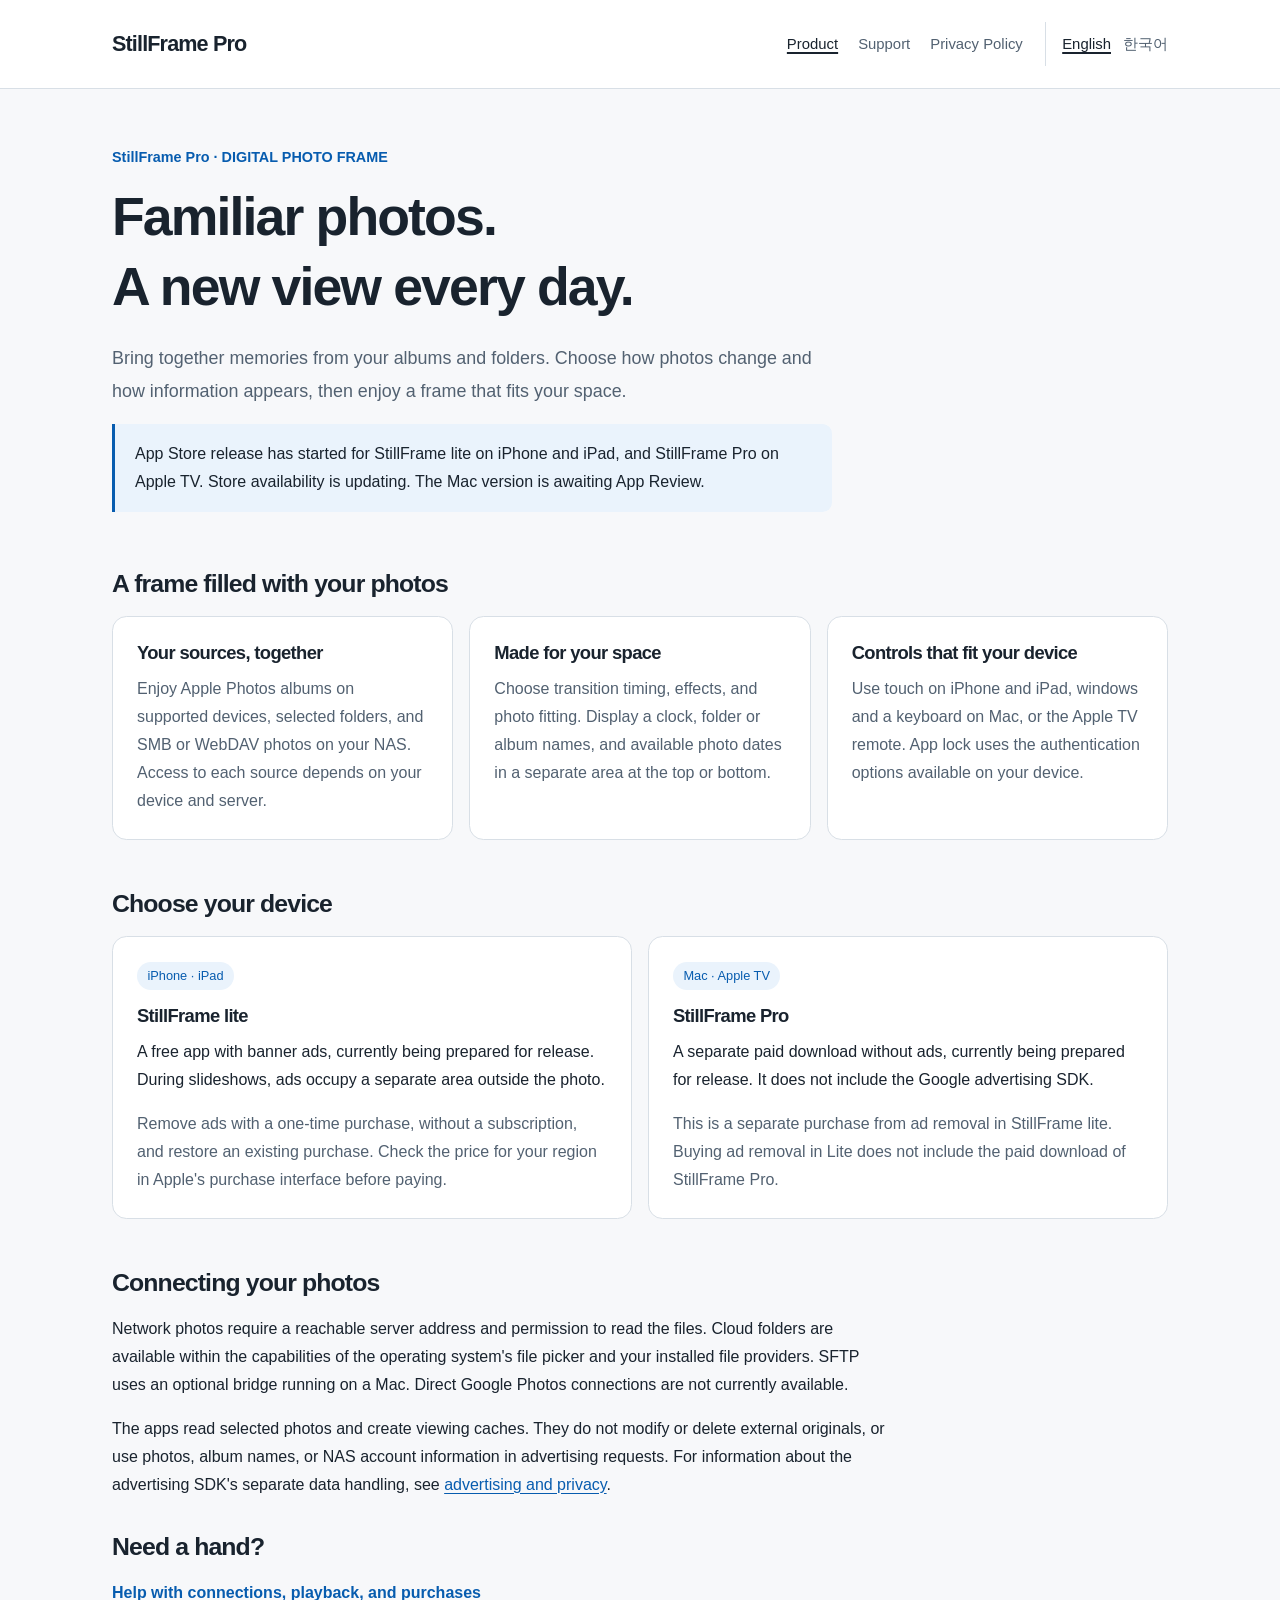
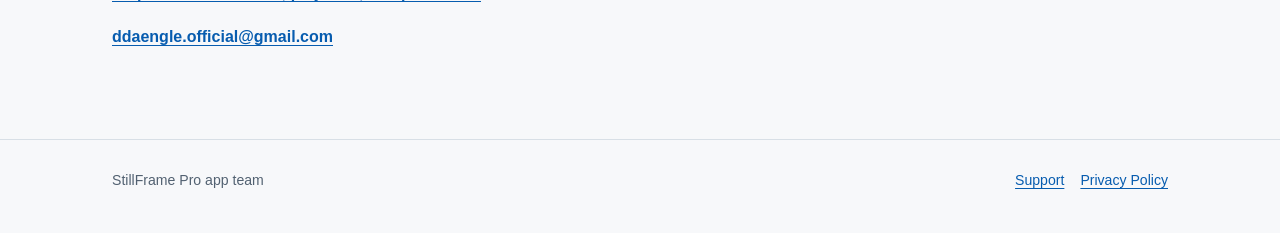
<file: index.html>
<!doctype html>
<html lang="en">
<head>
  <meta charset="utf-8">
  <meta name="viewport" content="width=device-width, initial-scale=1">
  <meta name="color-scheme" content="light dark">
  <meta name="description" content="Product information, support, and privacy policy for StillFrame Pro and StillFrame lite.">
  <title>StillFrame Pro · Photos for everyday moments</title>
  <link rel="canonical" href="https://ddaengle.github.io/myframe/">
  <link rel="alternate" hreflang="en" href="https://ddaengle.github.io/myframe/">
  <link rel="alternate" hreflang="ko" href="https://ddaengle.github.io/myframe/ko/">
  <link rel="alternate" hreflang="x-default" href="https://ddaengle.github.io/myframe/">
  <link rel="stylesheet" href="styles.css">
</head>
<body>
  <a class="skip-link" href="#main">Skip to content</a>
  <header class="site-header">
    <div class="wrap header-inner">
      <a class="wordmark" href="index.html" aria-label="StillFrame Pro home">StillFrame Pro</a>
      <div class="header-navigation">
        <nav aria-label="Main navigation">
          <a href="index.html" aria-current="page">Product</a>
          <a href="support.html">Support</a>
          <a href="privacy.html">Privacy Policy</a>
        </nav>
        <nav class="language-nav" aria-label="Language">
          <a href="index.html" lang="en" hreflang="en" aria-current="page">English</a>
          <a href="ko/index.html" lang="ko" hreflang="ko">한국어</a>
        </nav>
      </div>
    </div>
  </header>
  <main id="main" class="wrap">
    <div class="hero">
      <p class="eyebrow">StillFrame Pro · DIGITAL PHOTO FRAME</p>
      <h1>Familiar photos.<br>A new view every day.</h1>
      <p class="lead">Bring together memories from your albums and folders. Choose how photos change and how information appears, then enjoy a frame that fits your space.</p>
      <p class="notice">App Store release has started for StillFrame lite on iPhone and iPad, and StillFrame Pro on Apple TV. Store availability is updating. The Mac version is awaiting App Review.</p>
    </div>

    <section aria-labelledby="features-title">
      <h2 id="features-title">A frame filled with your photos</h2>
      <div class="grid">
        <article class="card">
          <h3>Your sources, together</h3>
          <p class="muted">Enjoy Apple Photos albums on supported devices, selected folders, and SMB or WebDAV photos on your NAS. Access to each source depends on your device and server.</p>
        </article>
        <article class="card">
          <h3>Made for your space</h3>
          <p class="muted">Choose transition timing, effects, and photo fitting. Display a clock, folder or album names, and available photo dates in a separate area at the top or bottom.</p>
        </article>
        <article class="card">
          <h3>Controls that fit your device</h3>
          <p class="muted">Use touch on iPhone and iPad, windows and a keyboard on Mac, or the Apple TV remote. App lock uses the authentication options available on your device.</p>
        </article>
      </div>
    </section>

    <section class="section" aria-labelledby="editions-title">
      <h2 id="editions-title">Choose your device</h2>
      <div class="grid editions">
        <article class="card">
          <span class="tag">iPhone · iPad</span>
          <h3>StillFrame lite</h3>
          <p>A free app with banner ads, currently being prepared for release. During slideshows, ads occupy a separate area outside the photo.</p>
          <p class="muted">Remove ads with a one-time purchase, without a subscription, and restore an existing purchase. Check the price for your region in Apple's purchase interface before paying.</p>
        </article>
        <article class="card">
          <span class="tag">Mac · Apple TV</span>
          <h3>StillFrame Pro</h3>
          <p>A separate paid download without ads, currently being prepared for release. It does not include the Google advertising SDK.</p>
          <p class="muted">This is a separate purchase from ad removal in StillFrame lite. Buying ad removal in Lite does not include the paid download of StillFrame Pro.</p>
        </article>
      </div>
    </section>

    <section class="section article" aria-labelledby="connections-title">
      <h2 id="connections-title">Connecting your photos</h2>
      <p>Network photos require a reachable server address and permission to read the files. Cloud folders are available within the capabilities of the operating system's file picker and your installed file providers. SFTP uses an optional bridge running on a Mac. Direct Google Photos connections are not currently available.</p>
      <p>The apps read selected photos and create viewing caches. They do not modify or delete external originals, or use photos, album names, or NAS account information in advertising requests. For information about the advertising SDK's separate data handling, see <a href="privacy.html#advertising">advertising and privacy</a>.</p>
    </section>

    <section class="section contact" aria-labelledby="contact-title">
      <h2 id="contact-title">Need a hand?</h2>
      <p><a href="support.html">Help with connections, playback, and purchases</a></p>
      <p><a href="mailto:ddaengle.official@gmail.com">ddaengle.official@gmail.com</a></p>
    </section>
  </main>
  <footer class="site-footer">
    <div class="wrap footer-inner">
      <span>StillFrame Pro app team</span>
      <div class="footer-links"><a href="support.html">Support</a><a href="privacy.html">Privacy Policy</a></div>
    </div>
  </footer>
</body>
</html>
</file>
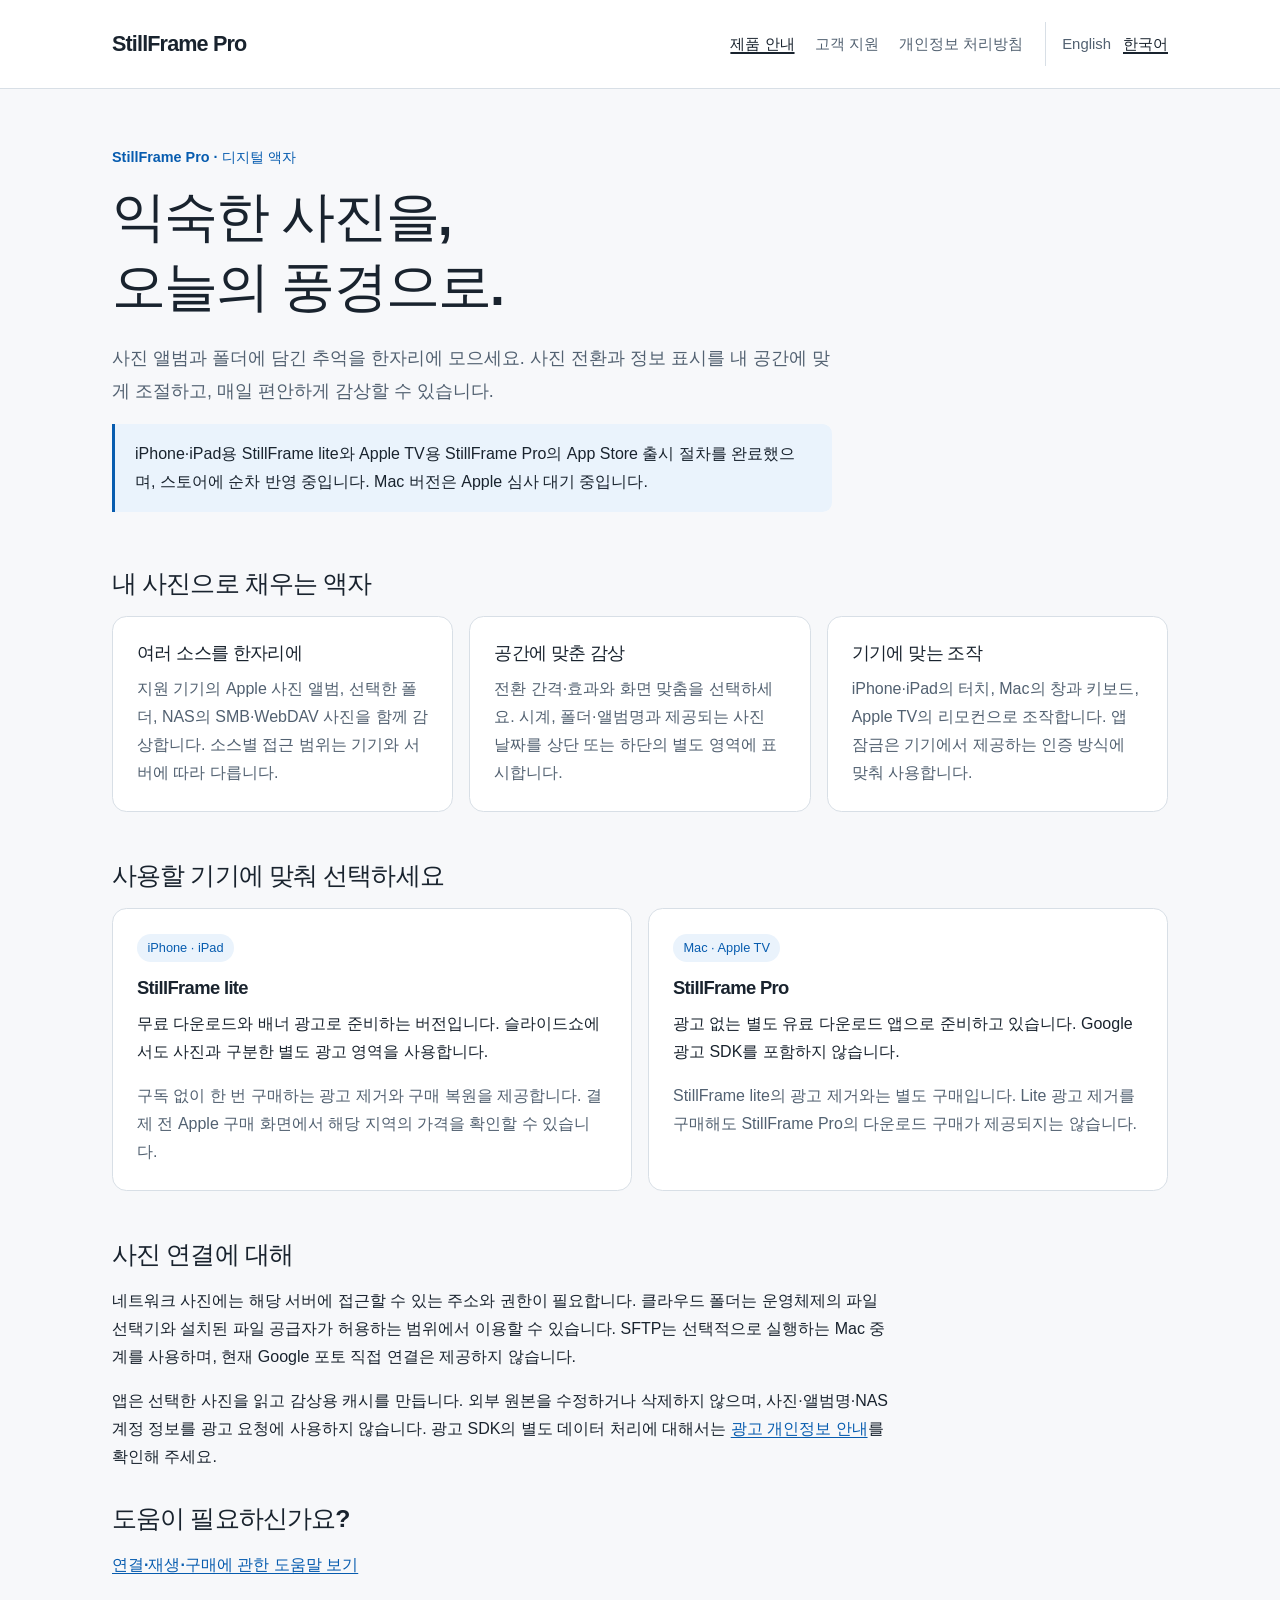
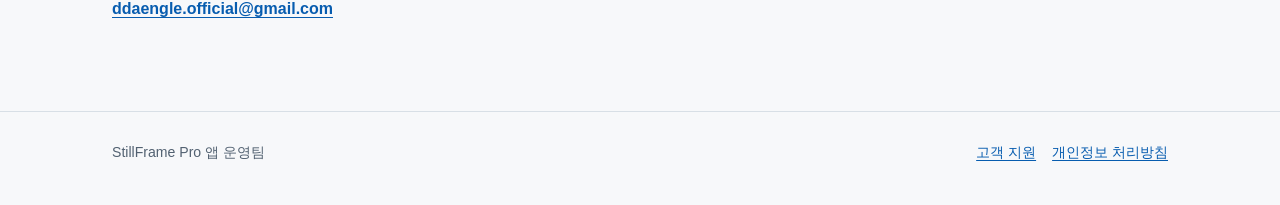
<file: ko/index.html>
<!doctype html>
<html lang="ko">
<head>
  <meta charset="utf-8">
  <meta name="viewport" content="width=device-width, initial-scale=1">
  <meta name="color-scheme" content="light dark">
  <meta name="description" content="StillFrame Pro과 StillFrame lite의 제품 안내, 고객 지원 및 개인정보 처리방침입니다.">
  <title>StillFrame Pro · 일상에 머무는 사진</title>
  <link rel="canonical" href="https://ddaengle.github.io/myframe/ko/">
  <link rel="alternate" hreflang="en" href="https://ddaengle.github.io/myframe/">
  <link rel="alternate" hreflang="ko" href="https://ddaengle.github.io/myframe/ko/">
  <link rel="alternate" hreflang="x-default" href="https://ddaengle.github.io/myframe/">
  <link rel="stylesheet" href="../styles.css">
</head>
<body>
  <a class="skip-link" href="#main">본문으로 이동</a>
  <header class="site-header">
    <div class="wrap header-inner">
      <a class="wordmark" href="index.html" aria-label="StillFrame Pro 홈">StillFrame Pro</a>
      <div class="header-navigation">
        <nav aria-label="주 메뉴">
          <a href="index.html" aria-current="page">제품 안내</a>
          <a href="support.html">고객 지원</a>
          <a href="privacy.html">개인정보 처리방침</a>
        </nav>
        <nav class="language-nav" aria-label="언어">
          <a href="../index.html" lang="en" hreflang="en">English</a>
          <a href="index.html" lang="ko" hreflang="ko" aria-current="page">한국어</a>
        </nav>
      </div>
    </div>
  </header>
  <main id="main" class="wrap">
    <div class="hero">
      <p class="eyebrow">StillFrame Pro · 디지털 액자</p>
      <h1>익숙한 사진을,<br>오늘의 풍경으로.</h1>
      <p class="lead">사진 앨범과 폴더에 담긴 추억을 한자리에 모으세요. 사진 전환과 정보 표시를 내 공간에 맞게 조절하고, 매일 편안하게 감상할 수 있습니다.</p>
      <p class="notice">iPhone·iPad용 StillFrame lite와 Apple TV용 StillFrame Pro의 App Store 출시 절차를 완료했으며, 스토어에 순차 반영 중입니다. Mac 버전은 Apple 심사 대기 중입니다.</p>
    </div>

    <section aria-labelledby="features-title">
      <h2 id="features-title">내 사진으로 채우는 액자</h2>
      <div class="grid">
        <article class="card">
          <h3>여러 소스를 한자리에</h3>
          <p class="muted">지원 기기의 Apple 사진 앨범, 선택한 폴더, NAS의 SMB·WebDAV 사진을 함께 감상합니다. 소스별 접근 범위는 기기와 서버에 따라 다릅니다.</p>
        </article>
        <article class="card">
          <h3>공간에 맞춘 감상</h3>
          <p class="muted">전환 간격·효과와 화면 맞춤을 선택하세요. 시계, 폴더·앨범명과 제공되는 사진 날짜를 상단 또는 하단의 별도 영역에 표시합니다.</p>
        </article>
        <article class="card">
          <h3>기기에 맞는 조작</h3>
          <p class="muted">iPhone·iPad의 터치, Mac의 창과 키보드, Apple TV의 리모컨으로 조작합니다. 앱 잠금은 기기에서 제공하는 인증 방식에 맞춰 사용합니다.</p>
        </article>
      </div>
    </section>

    <section class="section" aria-labelledby="editions-title">
      <h2 id="editions-title">사용할 기기에 맞춰 선택하세요</h2>
      <div class="grid editions">
        <article class="card">
          <span class="tag">iPhone · iPad</span>
          <h3>StillFrame lite</h3>
          <p>무료 다운로드와 배너 광고로 준비하는 버전입니다. 슬라이드쇼에서도 사진과 구분한 별도 광고 영역을 사용합니다.</p>
          <p class="muted">구독 없이 한 번 구매하는 광고 제거와 구매 복원을 제공합니다. 결제 전 Apple 구매 화면에서 해당 지역의 가격을 확인할 수 있습니다.</p>
        </article>
        <article class="card">
          <span class="tag">Mac · Apple TV</span>
          <h3>StillFrame Pro</h3>
          <p>광고 없는 별도 유료 다운로드 앱으로 준비하고 있습니다. Google 광고 SDK를 포함하지 않습니다.</p>
          <p class="muted">StillFrame lite의 광고 제거와는 별도 구매입니다. Lite 광고 제거를 구매해도 StillFrame Pro의 다운로드 구매가 제공되지는 않습니다.</p>
        </article>
      </div>
    </section>

    <section class="section article" aria-labelledby="connections-title">
      <h2 id="connections-title">사진 연결에 대해</h2>
      <p>네트워크 사진에는 해당 서버에 접근할 수 있는 주소와 권한이 필요합니다. 클라우드 폴더는 운영체제의 파일 선택기와 설치된 파일 공급자가 허용하는 범위에서 이용할 수 있습니다. SFTP는 선택적으로 실행하는 Mac 중계를 사용하며, 현재 Google 포토 직접 연결은 제공하지 않습니다.</p>
      <p>앱은 선택한 사진을 읽고 감상용 캐시를 만듭니다. 외부 원본을 수정하거나 삭제하지 않으며, 사진·앨범명·NAS 계정 정보를 광고 요청에 사용하지 않습니다. 광고 SDK의 별도 데이터 처리에 대해서는 <a href="privacy.html#advertising">광고 개인정보 안내</a>를 확인해 주세요.</p>
    </section>

    <section class="section contact" aria-labelledby="contact-title">
      <h2 id="contact-title">도움이 필요하신가요?</h2>
      <p><a href="support.html">연결·재생·구매에 관한 도움말 보기</a></p>
      <p><a href="mailto:ddaengle.official@gmail.com">ddaengle.official@gmail.com</a></p>
    </section>
  </main>
  <footer class="site-footer">
    <div class="wrap footer-inner">
      <span>StillFrame Pro 앱 운영팀</span>
      <div class="footer-links"><a href="support.html">고객 지원</a><a href="privacy.html">개인정보 처리방침</a></div>
    </div>
  </footer>
</body>
</html>
</file>
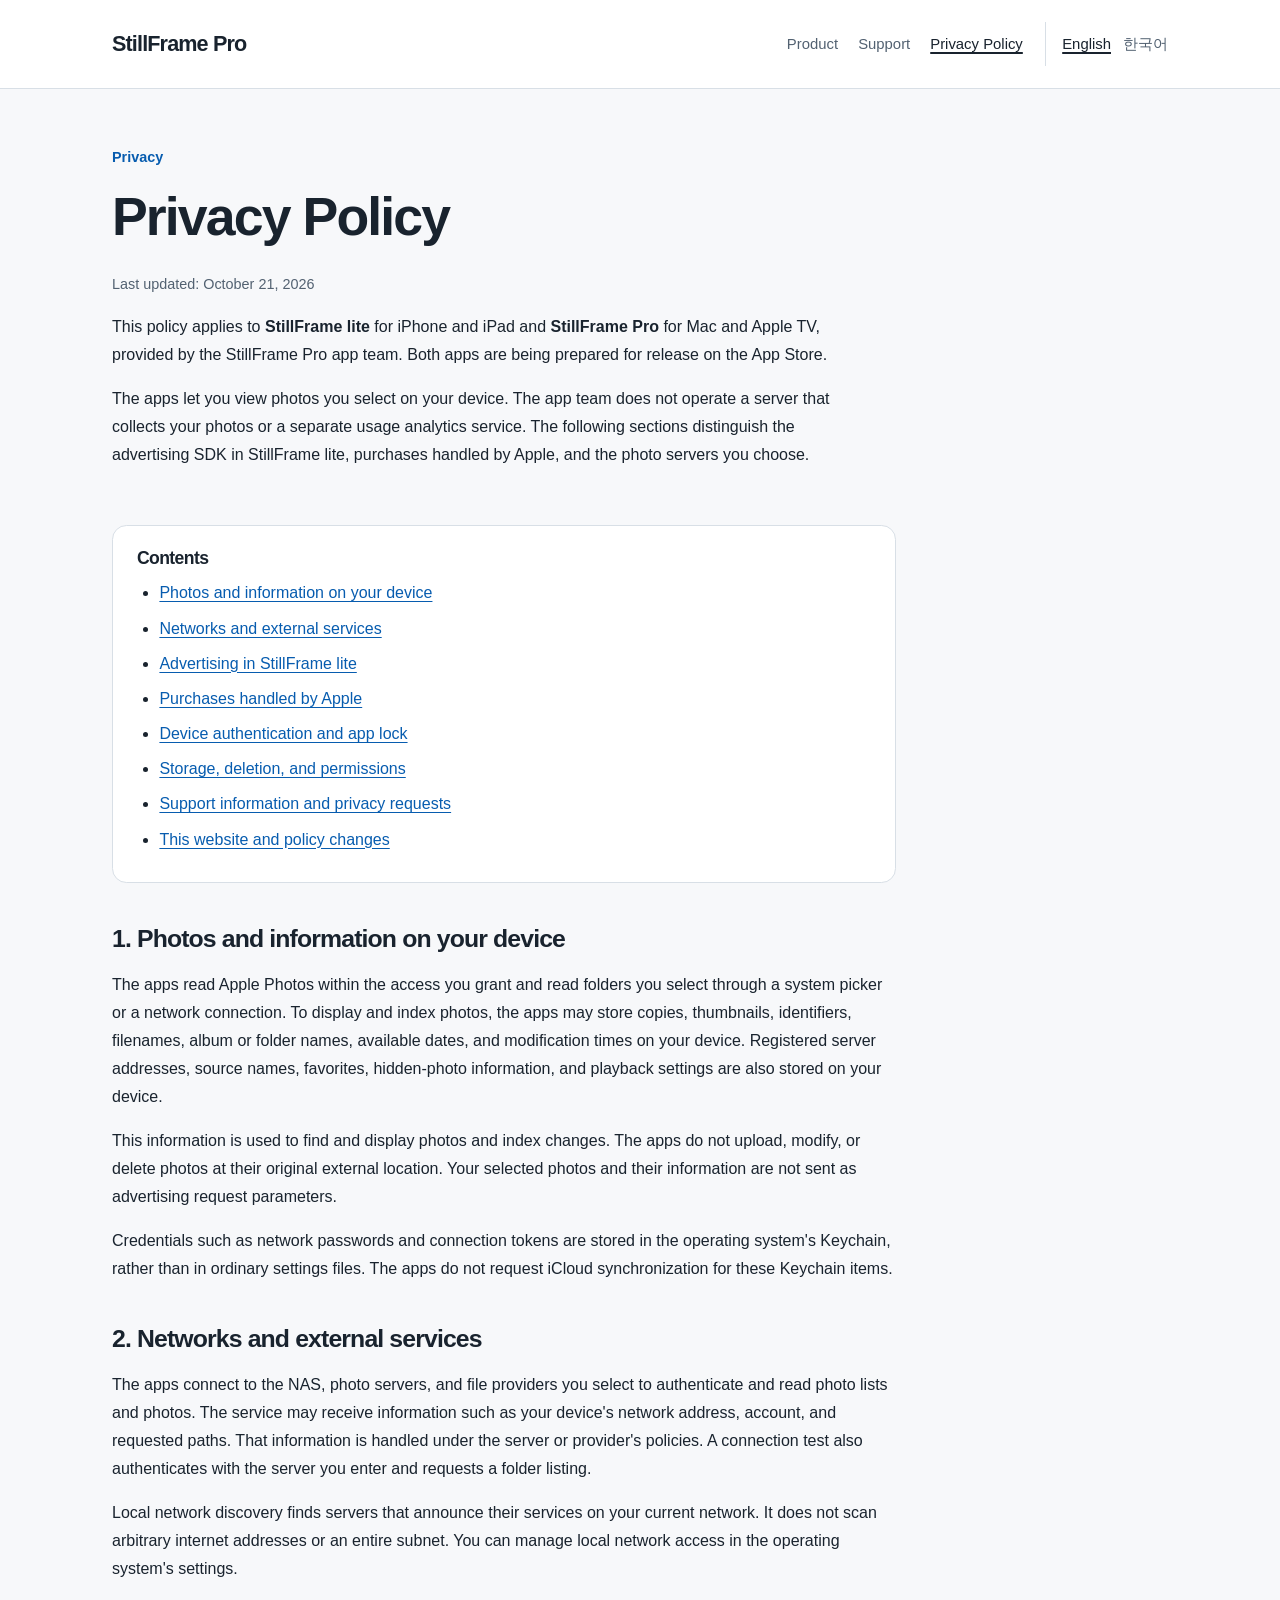
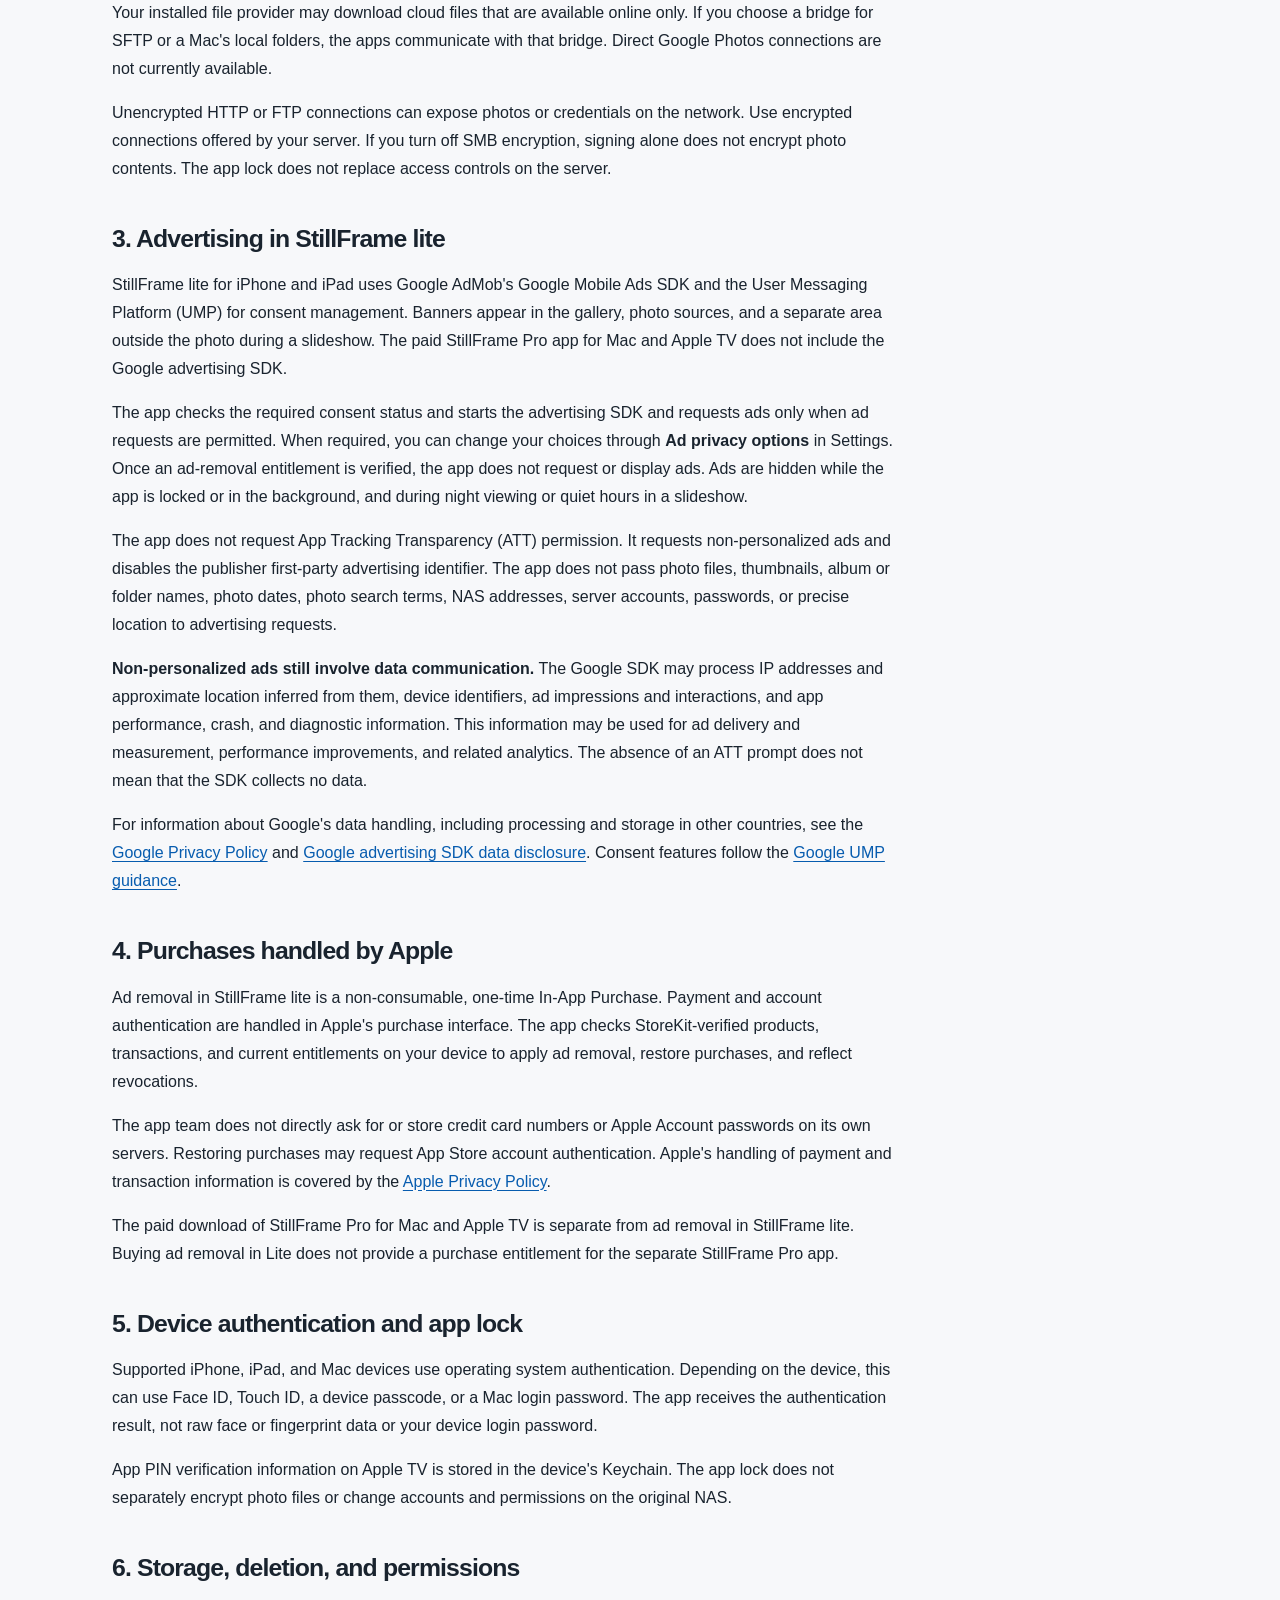
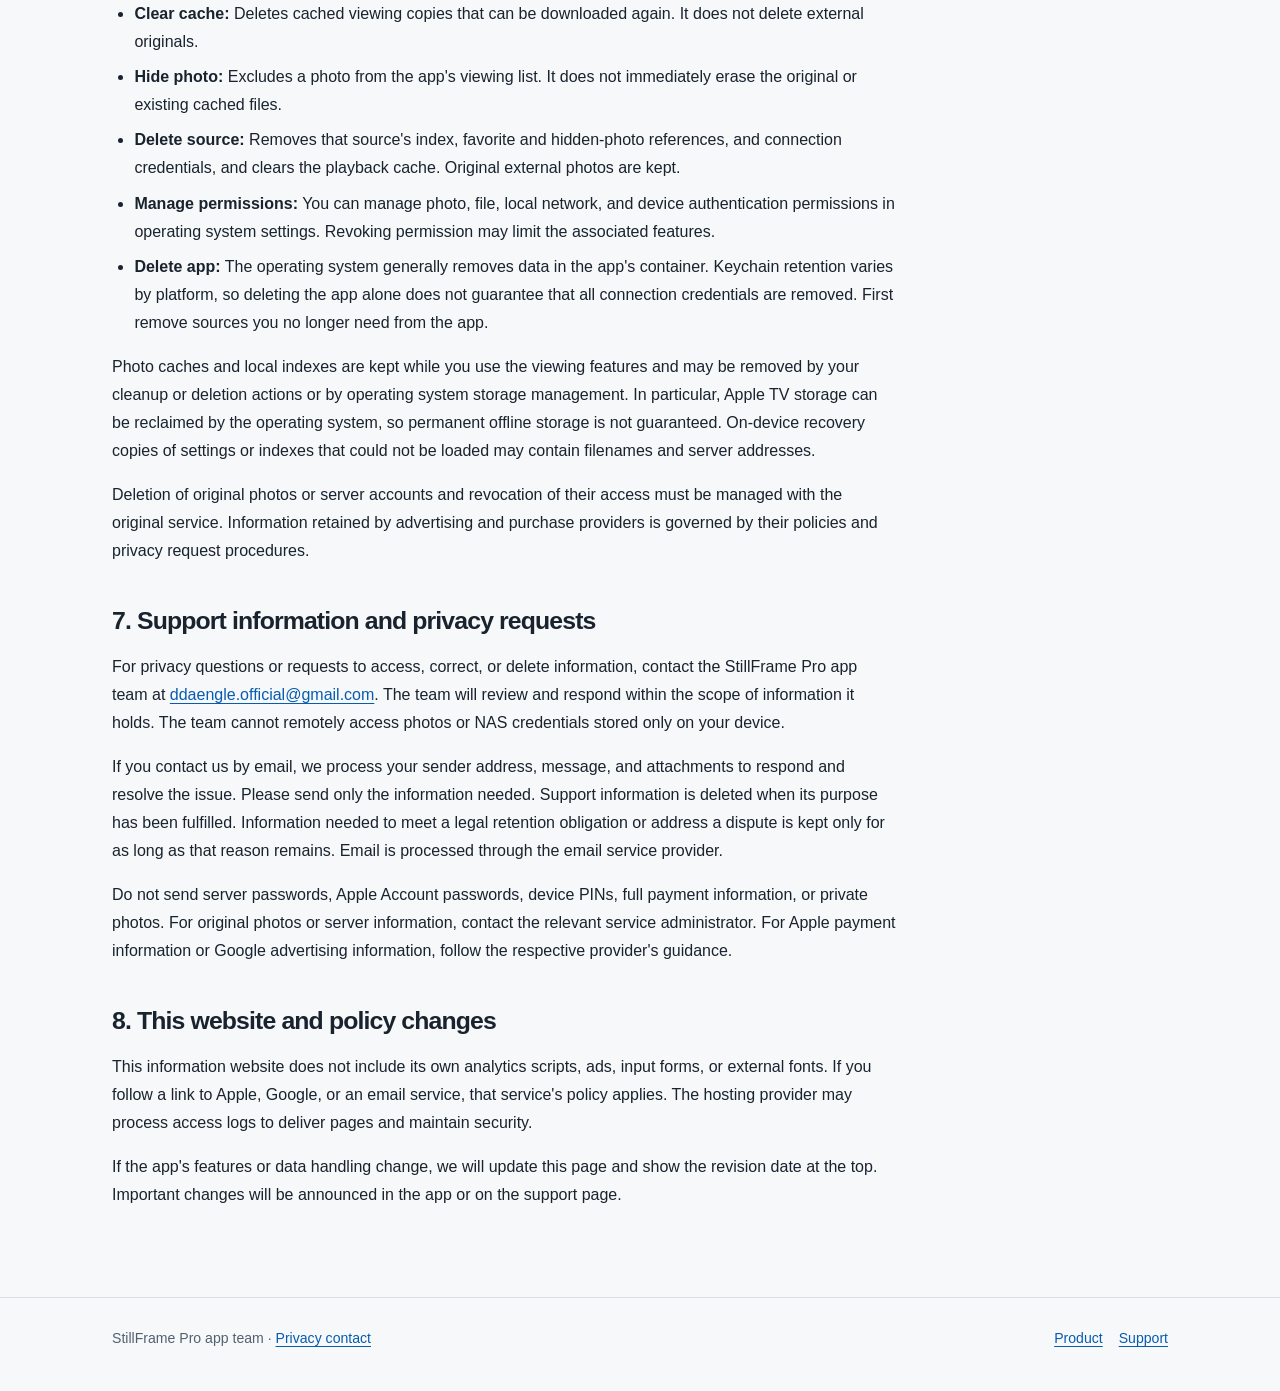
<file: privacy.html>
<!doctype html>
<html lang="en">
<head>
  <meta charset="utf-8">
  <meta name="viewport" content="width=device-width, initial-scale=1">
  <meta name="color-scheme" content="light dark">
  <meta name="description" content="How StillFrame Pro and StillFrame lite handle photos, connections, ads, purchases, storage, deletion, and support information.">
  <title>Privacy Policy · StillFrame Pro</title>
  <link rel="canonical" href="https://ddaengle.github.io/myframe/privacy.html">
  <link rel="alternate" hreflang="en" href="https://ddaengle.github.io/myframe/privacy.html">
  <link rel="alternate" hreflang="ko" href="https://ddaengle.github.io/myframe/ko/privacy.html">
  <link rel="alternate" hreflang="x-default" href="https://ddaengle.github.io/myframe/privacy.html">
  <link rel="stylesheet" href="styles.css">
</head>
<body>
  <a class="skip-link" href="#main">Skip to content</a>
  <header class="site-header">
    <div class="wrap header-inner">
      <a class="wordmark" href="index.html" aria-label="StillFrame Pro home">StillFrame Pro</a>
      <div class="header-navigation">
        <nav aria-label="Main navigation">
          <a href="index.html">Product</a>
          <a href="support.html">Support</a>
          <a href="privacy.html" aria-current="page">Privacy Policy</a>
        </nav>
        <nav class="language-nav" aria-label="Language">
          <a href="privacy.html" lang="en" hreflang="en" aria-current="page">English</a>
          <a href="ko/privacy.html" lang="ko" hreflang="ko">한국어</a>
        </nav>
      </div>
    </div>
  </header>
  <main id="main" class="wrap">
    <article class="article">
      <div class="hero">
        <p class="eyebrow">Privacy</p>
        <h1>Privacy Policy</h1>
        <p class="meta">Last updated: <time datetime="2026-10-21">October 21, 2026</time></p>
        <p>This policy applies to <strong>StillFrame lite</strong> for iPhone and iPad and <strong>StillFrame Pro</strong> for Mac and Apple TV, provided by the StillFrame Pro app team. Both apps are being prepared for release on the App Store.</p>
        <p>The apps let you view photos you select on your device. The app team does not operate a server that collects your photos or a separate usage analytics service. The following sections distinguish the advertising SDK in StillFrame lite, purchases handled by Apple, and the photo servers you choose.</p>
      </div>

      <aside class="toc" aria-labelledby="contents-title">
        <h2 id="contents-title">Contents</h2>
        <ul>
          <li><a href="#photos">Photos and information on your device</a></li>
          <li><a href="#connections">Networks and external services</a></li>
          <li><a href="#advertising">Advertising in StillFrame lite</a></li>
          <li><a href="#purchases">Purchases handled by Apple</a></li>
          <li><a href="#authentication">Device authentication and app lock</a></li>
          <li><a href="#deletion">Storage, deletion, and permissions</a></li>
          <li><a href="#support">Support information and privacy requests</a></li>
          <li><a href="#website">This website and policy changes</a></li>
        </ul>
      </aside>

      <section id="photos" aria-labelledby="photos-title">
        <h2 id="photos-title">1. Photos and information on your device</h2>
        <p>The apps read Apple Photos within the access you grant and read folders you select through a system picker or a network connection. To display and index photos, the apps may store copies, thumbnails, identifiers, filenames, album or folder names, available dates, and modification times on your device. Registered server addresses, source names, favorites, hidden-photo information, and playback settings are also stored on your device.</p>
        <p>This information is used to find and display photos and index changes. The apps do not upload, modify, or delete photos at their original external location. Your selected photos and their information are not sent as advertising request parameters.</p>
        <p>Credentials such as network passwords and connection tokens are stored in the operating system's Keychain, rather than in ordinary settings files. The apps do not request iCloud synchronization for these Keychain items.</p>
      </section>

      <section id="connections" aria-labelledby="connections-title">
        <h2 id="connections-title">2. Networks and external services</h2>
        <p>The apps connect to the NAS, photo servers, and file providers you select to authenticate and read photo lists and photos. The service may receive information such as your device's network address, account, and requested paths. That information is handled under the server or provider's policies. A connection test also authenticates with the server you enter and requests a folder listing.</p>
        <p>Local network discovery finds servers that announce their services on your current network. It does not scan arbitrary internet addresses or an entire subnet. You can manage local network access in the operating system's settings.</p>
        <p>Your installed file provider may download cloud files that are available online only. If you choose a bridge for SFTP or a Mac's local folders, the apps communicate with that bridge. Direct Google Photos connections are not currently available.</p>
        <p>Unencrypted HTTP or FTP connections can expose photos or credentials on the network. Use encrypted connections offered by your server. If you turn off SMB encryption, signing alone does not encrypt photo contents. The app lock does not replace access controls on the server.</p>
      </section>

      <section id="advertising" aria-labelledby="advertising-title">
        <h2 id="advertising-title">3. Advertising in StillFrame lite</h2>
        <p>StillFrame lite for iPhone and iPad uses Google AdMob's Google Mobile Ads SDK and the User Messaging Platform (UMP) for consent management. Banners appear in the gallery, photo sources, and a separate area outside the photo during a slideshow. The paid StillFrame Pro app for Mac and Apple TV does not include the Google advertising SDK.</p>
        <p>The app checks the required consent status and starts the advertising SDK and requests ads only when ad requests are permitted. When required, you can change your choices through <strong>Ad privacy options</strong> in Settings. Once an ad-removal entitlement is verified, the app does not request or display ads. Ads are hidden while the app is locked or in the background, and during night viewing or quiet hours in a slideshow.</p>
        <p>The app does not request App Tracking Transparency (ATT) permission. It requests non-personalized ads and disables the publisher first-party advertising identifier. The app does not pass photo files, thumbnails, album or folder names, photo dates, photo search terms, NAS addresses, server accounts, passwords, or precise location to advertising requests.</p>
        <p><strong>Non-personalized ads still involve data communication.</strong> The Google SDK may process IP addresses and approximate location inferred from them, device identifiers, ad impressions and interactions, and app performance, crash, and diagnostic information. This information may be used for ad delivery and measurement, performance improvements, and related analytics. The absence of an ATT prompt does not mean that the SDK collects no data.</p>
        <p>For information about Google's data handling, including processing and storage in other countries, see the <a href="https://policies.google.com/privacy?hl=en">Google Privacy Policy</a> and <a href="https://developers.google.com/admob/ios/privacy/data-disclosure?hl=en">Google advertising SDK data disclosure</a>. Consent features follow the <a href="https://developers.google.com/admob/ios/privacy?hl=en">Google UMP guidance</a>.</p>
      </section>

      <section id="purchases" aria-labelledby="purchases-title">
        <h2 id="purchases-title">4. Purchases handled by Apple</h2>
        <p>Ad removal in StillFrame lite is a non-consumable, one-time In-App Purchase. Payment and account authentication are handled in Apple's purchase interface. The app checks StoreKit-verified products, transactions, and current entitlements on your device to apply ad removal, restore purchases, and reflect revocations.</p>
        <p>The app team does not directly ask for or store credit card numbers or Apple Account passwords on its own servers. Restoring purchases may request App Store account authentication. Apple's handling of payment and transaction information is covered by the <a href="https://www.apple.com/legal/privacy/en-ww/">Apple Privacy Policy</a>.</p>
        <p>The paid download of StillFrame Pro for Mac and Apple TV is separate from ad removal in StillFrame lite. Buying ad removal in Lite does not provide a purchase entitlement for the separate StillFrame Pro app.</p>
      </section>

      <section id="authentication" aria-labelledby="authentication-title">
        <h2 id="authentication-title">5. Device authentication and app lock</h2>
        <p>Supported iPhone, iPad, and Mac devices use operating system authentication. Depending on the device, this can use Face ID, Touch ID, a device passcode, or a Mac login password. The app receives the authentication result, not raw face or fingerprint data or your device login password.</p>
        <p>App PIN verification information on Apple TV is stored in the device's Keychain. The app lock does not separately encrypt photo files or change accounts and permissions on the original NAS.</p>
      </section>

      <section id="deletion" aria-labelledby="deletion-title">
        <h2 id="deletion-title">6. Storage, deletion, and permissions</h2>
        <ul>
          <li><strong>Clear cache:</strong> Deletes cached viewing copies that can be downloaded again. It does not delete external originals.</li>
          <li><strong>Hide photo:</strong> Excludes a photo from the app's viewing list. It does not immediately erase the original or existing cached files.</li>
          <li><strong>Delete source:</strong> Removes that source's index, favorite and hidden-photo references, and connection credentials, and clears the playback cache. Original external photos are kept.</li>
          <li><strong>Manage permissions:</strong> You can manage photo, file, local network, and device authentication permissions in operating system settings. Revoking permission may limit the associated features.</li>
          <li><strong>Delete app:</strong> The operating system generally removes data in the app's container. Keychain retention varies by platform, so deleting the app alone does not guarantee that all connection credentials are removed. First remove sources you no longer need from the app.</li>
        </ul>
        <p>Photo caches and local indexes are kept while you use the viewing features and may be removed by your cleanup or deletion actions or by operating system storage management. In particular, Apple TV storage can be reclaimed by the operating system, so permanent offline storage is not guaranteed. On-device recovery copies of settings or indexes that could not be loaded may contain filenames and server addresses.</p>
        <p>Deletion of original photos or server accounts and revocation of their access must be managed with the original service. Information retained by advertising and purchase providers is governed by their policies and privacy request procedures.</p>
      </section>

      <section id="support" aria-labelledby="support-title">
        <h2 id="support-title">7. Support information and privacy requests</h2>
        <p>For privacy questions or requests to access, correct, or delete information, contact the StillFrame Pro app team at <a href="mailto:ddaengle.official@gmail.com">ddaengle.official@gmail.com</a>. The team will review and respond within the scope of information it holds. The team cannot remotely access photos or NAS credentials stored only on your device.</p>
        <p>If you contact us by email, we process your sender address, message, and attachments to respond and resolve the issue. Please send only the information needed. Support information is deleted when its purpose has been fulfilled. Information needed to meet a legal retention obligation or address a dispute is kept only for as long as that reason remains. Email is processed through the email service provider.</p>
        <p>Do not send server passwords, Apple Account passwords, device PINs, full payment information, or private photos. For original photos or server information, contact the relevant service administrator. For Apple payment information or Google advertising information, follow the respective provider's guidance.</p>
      </section>

      <section id="website" aria-labelledby="website-title">
        <h2 id="website-title">8. This website and policy changes</h2>
        <p>This information website does not include its own analytics scripts, ads, input forms, or external fonts. If you follow a link to Apple, Google, or an email service, that service's policy applies. The hosting provider may process access logs to deliver pages and maintain security.</p>
        <p>If the app's features or data handling change, we will update this page and show the revision date at the top. Important changes will be announced in the app or on the support page.</p>
      </section>
    </article>
  </main>
  <footer class="site-footer">
    <div class="wrap footer-inner">
      <span>StillFrame Pro app team · <a href="mailto:ddaengle.official@gmail.com">Privacy contact</a></span>
      <div class="footer-links"><a href="index.html">Product</a><a href="support.html">Support</a></div>
    </div>
  </footer>
</body>
</html>
</file>
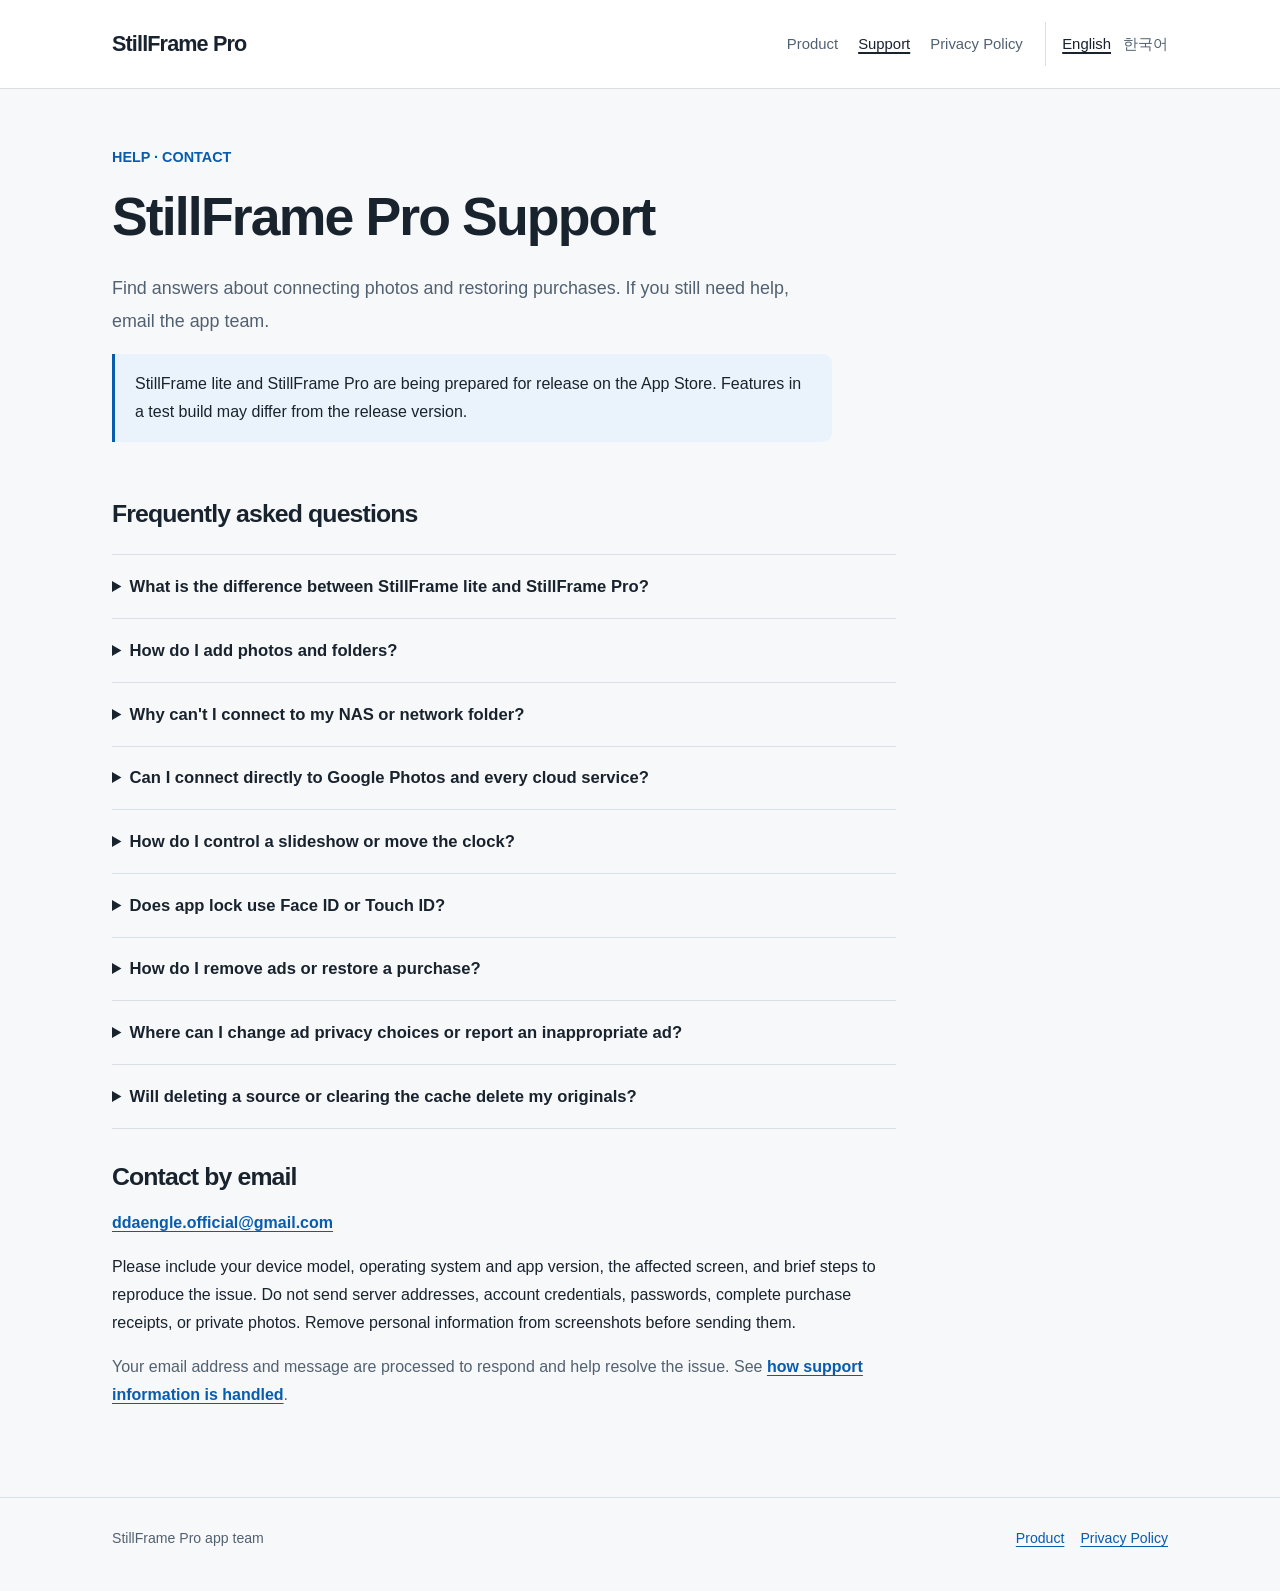
<file: support.html>
<!doctype html>
<html lang="en">
<head>
  <meta charset="utf-8">
  <meta name="viewport" content="width=device-width, initial-scale=1">
  <meta name="color-scheme" content="light dark">
  <meta name="description" content="Help with photo sources, slideshows, app lock, ad removal, and purchase restoration in StillFrame Pro and StillFrame lite.">
  <title>Support · StillFrame Pro</title>
  <link rel="canonical" href="https://ddaengle.github.io/myframe/support.html">
  <link rel="alternate" hreflang="en" href="https://ddaengle.github.io/myframe/support.html">
  <link rel="alternate" hreflang="ko" href="https://ddaengle.github.io/myframe/ko/support.html">
  <link rel="alternate" hreflang="x-default" href="https://ddaengle.github.io/myframe/support.html">
  <link rel="stylesheet" href="styles.css">
</head>
<body>
  <a class="skip-link" href="#main">Skip to content</a>
  <header class="site-header">
    <div class="wrap header-inner">
      <a class="wordmark" href="index.html" aria-label="StillFrame Pro home">StillFrame Pro</a>
      <div class="header-navigation">
        <nav aria-label="Main navigation">
          <a href="index.html">Product</a>
          <a href="support.html" aria-current="page">Support</a>
          <a href="privacy.html">Privacy Policy</a>
        </nav>
        <nav class="language-nav" aria-label="Language">
          <a href="support.html" lang="en" hreflang="en" aria-current="page">English</a>
          <a href="ko/support.html" lang="ko" hreflang="ko">한국어</a>
        </nav>
      </div>
    </div>
  </header>
  <main id="main" class="wrap">
    <div class="hero">
      <p class="eyebrow">HELP · CONTACT</p>
      <h1>StillFrame Pro Support</h1>
      <p class="lead">Find answers about connecting photos and restoring purchases. If you still need help, email the app team.</p>
      <p class="notice">StillFrame lite and StillFrame Pro are being prepared for release on the App Store. Features in a test build may differ from the release version.</p>
    </div>

    <section class="article" aria-labelledby="faq-title">
      <h2 id="faq-title">Frequently asked questions</h2>
      <div class="faq">
        <details>
          <summary>What is the difference between StillFrame lite and StillFrame Pro?</summary>
          <p>StillFrame lite is a free app for iPhone and iPad with banner ads and a one-time In-App Purchase to remove ads. StillFrame Pro is being prepared as a separate paid download for Mac and Apple TV without ads.</p>
          <p>Ad removal in Lite is not shared with the paid download of StillFrame Pro. Check the app name and supported devices before purchasing. Final availability and prices are shown in the App Store.</p>
        </details>
        <details>
          <summary>How do I add photos and folders?</summary>
          <p>Add a source from the photo sources screen, then select an album or folder available on your device. Apple Photos shows only the photos you have allowed the app to access. You can review photo permissions in the device's Settings app.</p>
          <p>Choose cloud folders, such as iCloud Drive, within the capabilities of the system file picker and your installed file provider. Files that are available online only may need to download before viewing. Supported sources and file selection features vary by device.</p>
        </details>
        <details>
          <summary>Why can't I connect to my NAS or network folder?</summary>
          <ol>
            <li>Make sure your device is on a network that can reach the server. Check local network permission and the server's firewall.</li>
            <li>Check the server address, protocol, port, share name, and your account's permission to read the folder.</li>
            <li>Run the connection test in the source's add or edit screen and review the reported cause. For authentication failures, check the account, password, and permissions. For no response, check the address, port, and server status first.</li>
            <li>Check whether the SMB server supports the encryption and signing required by the app. Ask your server administrator before changing security settings.</li>
          </ol>
          <p>Automatic discovery finds only services that announce themselves on your current local network, so some NAS devices will not appear. You can enter an address manually for a server that is not listed. A saved connection can be reused when adding another folder on the same server.</p>
          <p>Direct SMB and WebDAV connections do not require a Mac bridge. A bridge for SFTP or a Mac's local folders is an optional, separate connection method.</p>
        </details>
        <details>
          <summary>Can I connect directly to Google Photos and every cloud service?</summary>
          <p>Direct Google Photos connections are not currently available. Cloud folders work within the access provided by the operating system and your file provider. Not every service connects in the same way on every device.</p>
        </details>
        <details>
          <summary>How do I control a slideshow or move the clock?</summary>
          <p>On iPhone and iPad, swipe left or right to change photos, tap to show or hide controls, and swipe down to leave the slideshow. On Apple TV, use system focus navigation and the remote; press Back to leave playback.</p>
          <p>In Settings, choose the transition interval, effects, photo fitting, and whether the information area appears at the top or bottom. The clock and photo information appear in a separate area outside the photo, with small shifts in position. This does not guarantee complete prevention of image retention or display burn-in.</p>
        </details>
        <details>
          <summary>Does app lock use Face ID or Touch ID?</summary>
          <p>Supported iPhone, iPad, and Mac devices use Face ID, Touch ID, or an operating system option such as the device passcode or Mac login password. Apple TV uses an app PIN. Availability depends on your device and operating system settings.</p>
          <p>The apps do not receive raw face or fingerprint data. App lock does not replace separate photo-file encryption or NAS account and permission management. Do not send your PIN or device passcode to the support email address.</p>
        </details>
        <details>
          <summary>How do I remove ads or restore a purchase?</summary>
          <p>In StillFrame lite Settings, you can view the ad-removal product and Apple's local price before purchasing. It is a one-time purchase, not a subscription. If the product cannot be loaded, check your internet connection and App Store account, then try again.</p>
          <p>If you purchased before, sign in to the App Store with the same Apple Account and use Restore Purchases in Settings. Restoring does not charge you for a new purchase. A pending purchase applies after approval. Ads may return if a refund or purchase revocation is reflected in your entitlements.</p>
          <p>Apple handles payments and refunds. See <a href="https://reportaproblem.apple.com/">Apple's purchase and refund support</a>. Ad removal does not include the separate paid StillFrame Pro app.</p>
        </details>
        <details>
          <summary>Where can I change ad privacy choices or report an inappropriate ad?</summary>
          <p>StillFrame lite presents Google's consent interface when required. Where your region and consent status require an entry point, you can return through Ad privacy options in Settings. The app does not request ATT permission and requests non-personalized ads. This does not mean that the advertising SDK collects no data.</p>
          <p>Use the reporting entry point provided in the ad area for an inappropriate ad. If you need further help, email the approximate time and a screenshot with private information removed. You can also read <a href="privacy.html#advertising">how advertising information is handled</a>.</p>
        </details>
        <details>
          <summary>Will deleting a source or clearing the cache delete my originals?</summary>
          <p>Original photos are not deleted. Clearing the cache removes viewing copies that can be downloaded again. Deleting a source removes its in-app index and connection credentials while keeping external originals.</p>
          <p>Hiding a photo excludes it from the viewing list; it does not immediately erase originals or cached files. Remove sources you no longer need before deleting the app. Keychain items may remain after app deletion, depending on the operating system.</p>
        </details>
      </div>
    </section>

    <section class="section article contact" aria-labelledby="email-title">
      <h2 id="email-title">Contact by email</h2>
      <p><a href="mailto:ddaengle.official@gmail.com">ddaengle.official@gmail.com</a></p>
      <p>Please include your device model, operating system and app version, the affected screen, and brief steps to reproduce the issue. Do not send server addresses, account credentials, passwords, complete purchase receipts, or private photos. Remove personal information from screenshots before sending them.</p>
      <p class="muted">Your email address and message are processed to respond and help resolve the issue. See <a href="privacy.html#support">how support information is handled</a>.</p>
    </section>
  </main>
  <footer class="site-footer">
    <div class="wrap footer-inner">
      <span>StillFrame Pro app team</span>
      <div class="footer-links"><a href="index.html">Product</a><a href="privacy.html">Privacy Policy</a></div>
    </div>
  </footer>
</body>
</html>
</file>
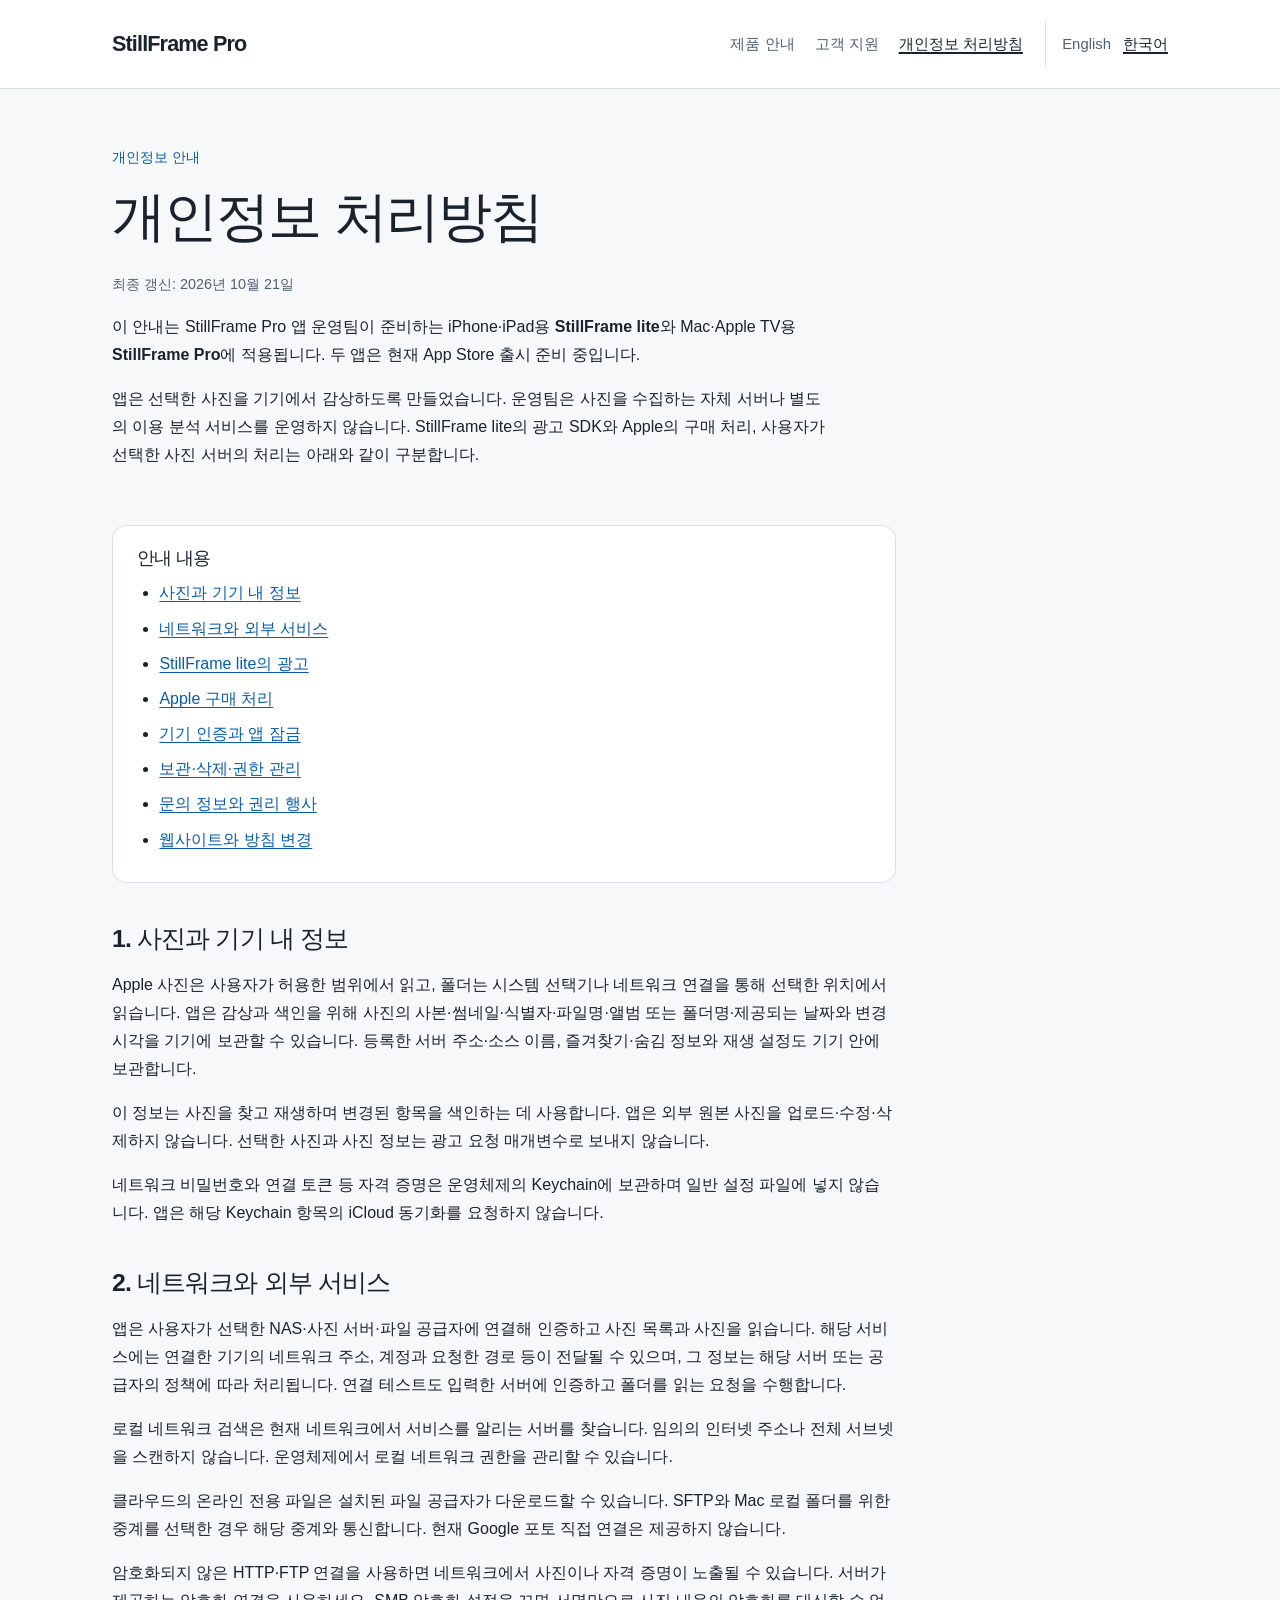
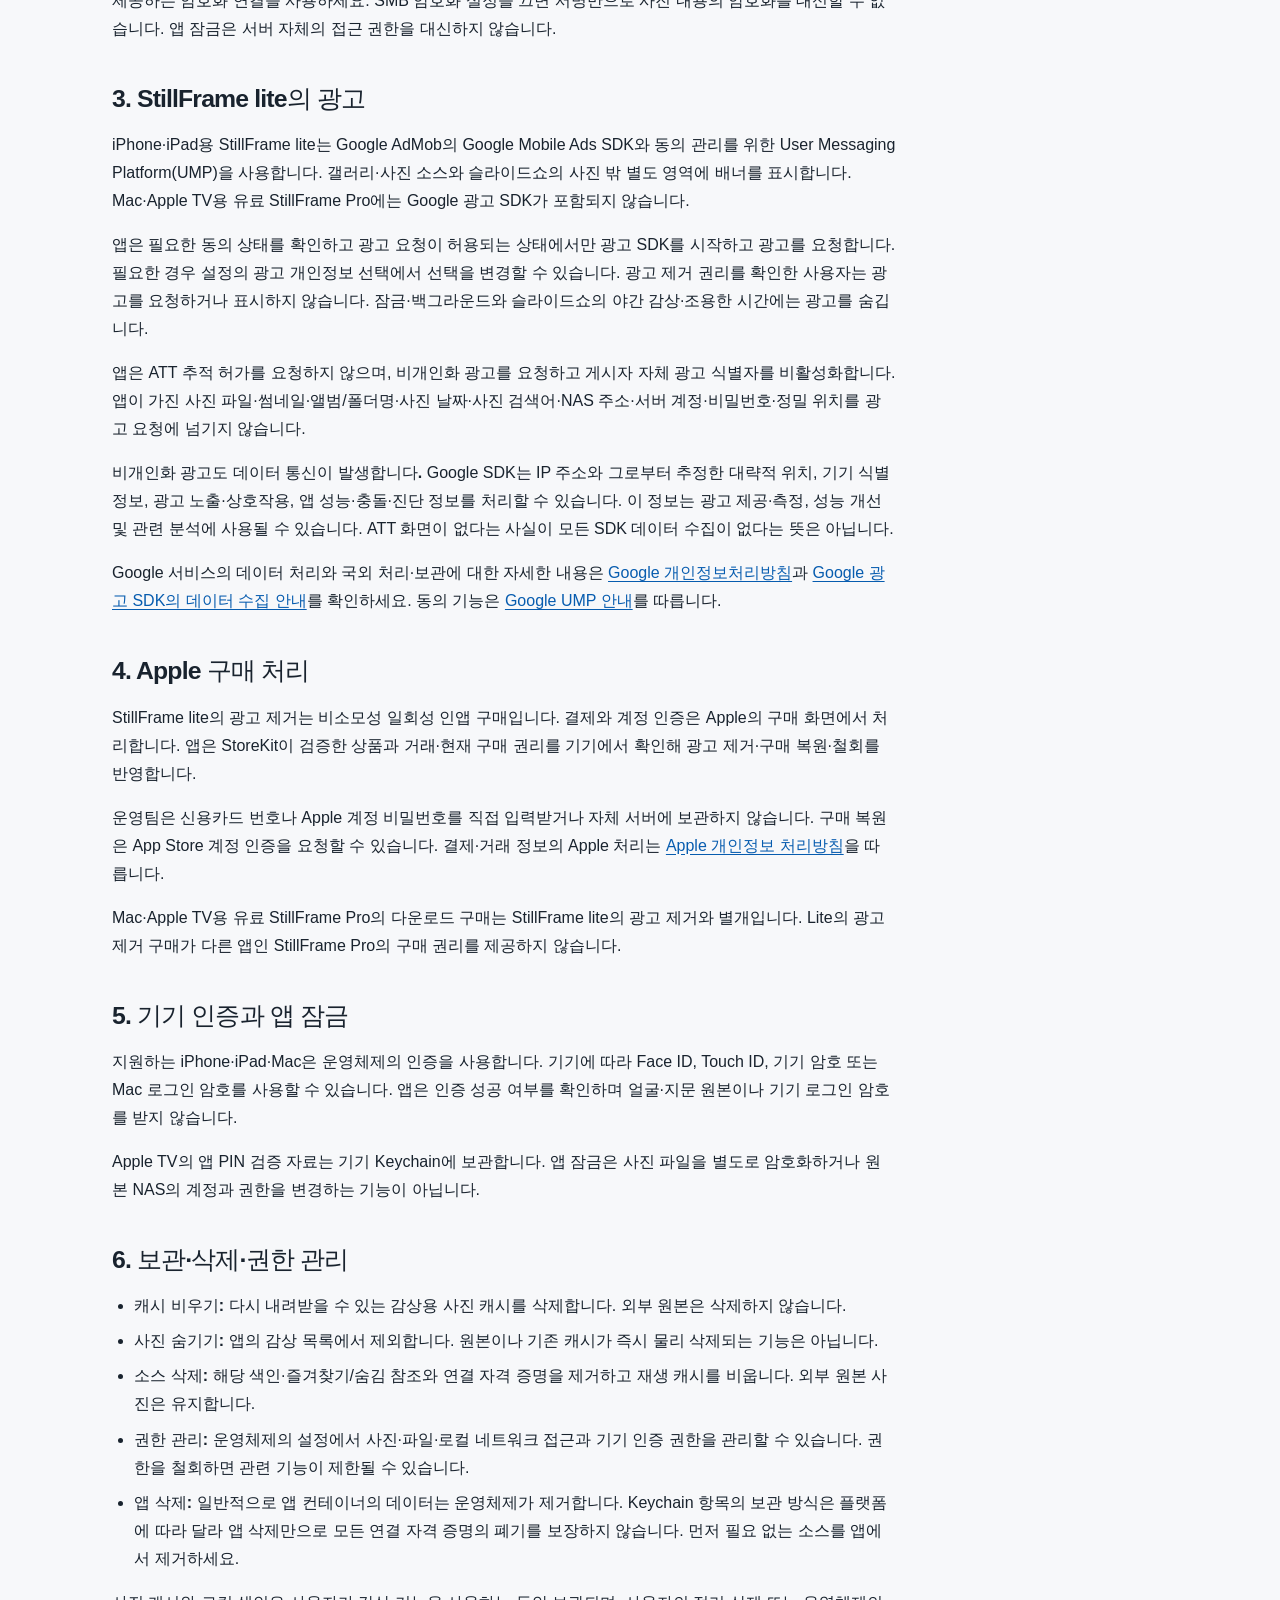
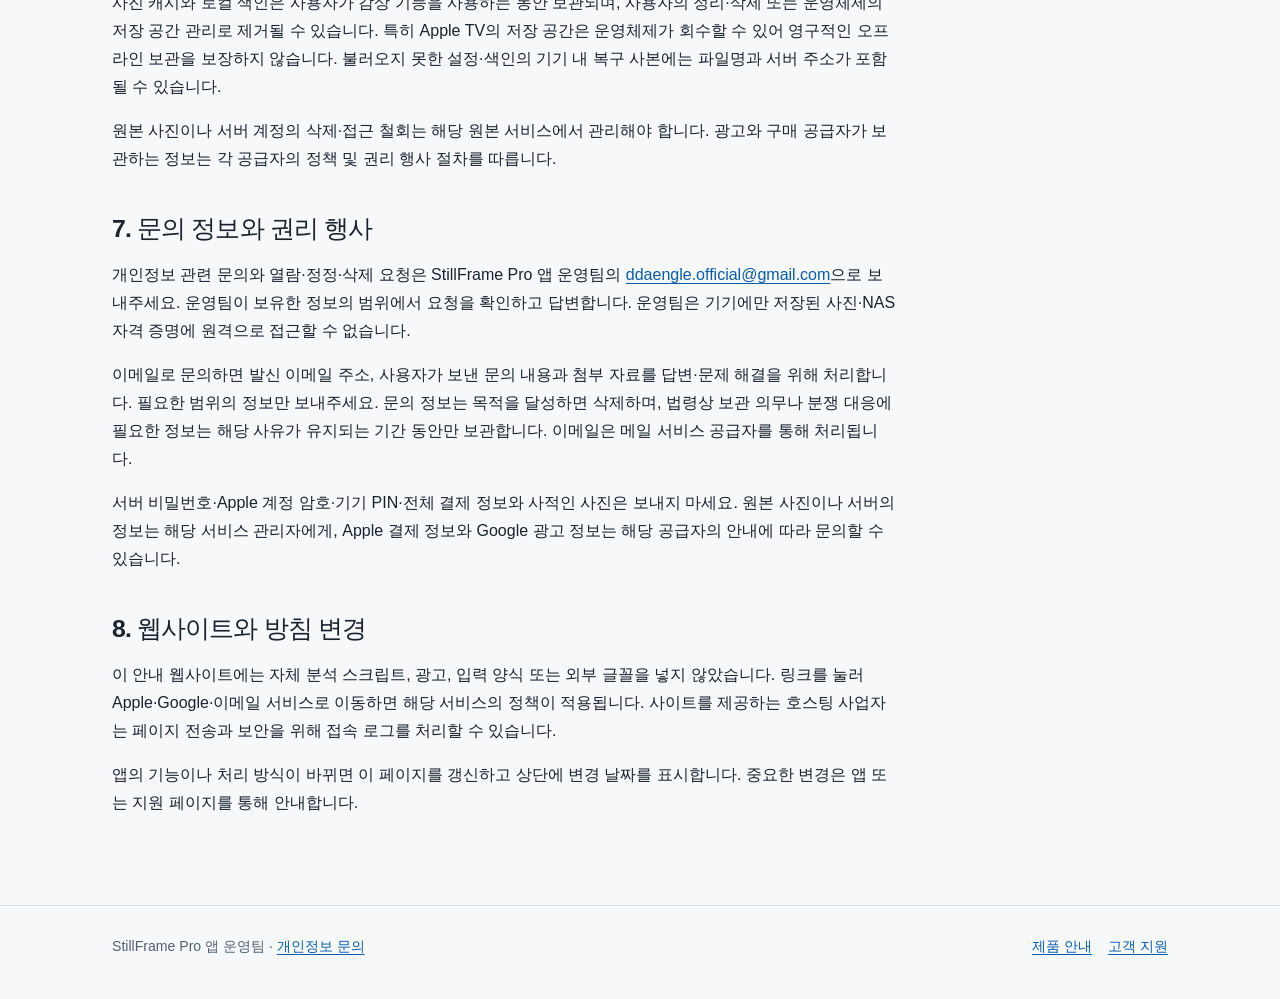
<file: ko/privacy.html>
<!doctype html>
<html lang="ko">
<head>
  <meta charset="utf-8">
  <meta name="viewport" content="width=device-width, initial-scale=1">
  <meta name="color-scheme" content="light dark">
  <meta name="description" content="StillFrame Pro과 StillFrame lite의 사진·연결 정보, 광고, 구매, 보관 및 삭제에 관한 개인정보 처리 안내입니다.">
  <title>개인정보 처리방침 · StillFrame Pro</title>
  <link rel="canonical" href="https://ddaengle.github.io/myframe/ko/privacy.html">
  <link rel="alternate" hreflang="en" href="https://ddaengle.github.io/myframe/privacy.html">
  <link rel="alternate" hreflang="ko" href="https://ddaengle.github.io/myframe/ko/privacy.html">
  <link rel="alternate" hreflang="x-default" href="https://ddaengle.github.io/myframe/privacy.html">
  <link rel="stylesheet" href="../styles.css">
</head>
<body>
  <a class="skip-link" href="#main">본문으로 이동</a>
  <header class="site-header">
    <div class="wrap header-inner">
      <a class="wordmark" href="index.html" aria-label="StillFrame Pro 홈">StillFrame Pro</a>
      <div class="header-navigation">
        <nav aria-label="주 메뉴">
          <a href="index.html">제품 안내</a>
          <a href="support.html">고객 지원</a>
          <a href="privacy.html" aria-current="page">개인정보 처리방침</a>
        </nav>
        <nav class="language-nav" aria-label="언어">
          <a href="../privacy.html" lang="en" hreflang="en">English</a>
          <a href="privacy.html" lang="ko" hreflang="ko" aria-current="page">한국어</a>
        </nav>
      </div>
    </div>
  </header>
  <main id="main" class="wrap">
    <article class="article">
      <div class="hero">
        <p class="eyebrow">개인정보 안내</p>
        <h1>개인정보 처리방침</h1>
        <p class="meta">최종 갱신: <time datetime="2026-10-21">2026년 10월 21일</time></p>
        <p>이 안내는 StillFrame Pro 앱 운영팀이 준비하는 iPhone·iPad용 <strong>StillFrame lite</strong>와 Mac·Apple TV용 <strong>StillFrame Pro</strong>에 적용됩니다. 두 앱은 현재 App Store 출시 준비 중입니다.</p>
        <p>앱은 선택한 사진을 기기에서 감상하도록 만들었습니다. 운영팀은 사진을 수집하는 자체 서버나 별도의 이용 분석 서비스를 운영하지 않습니다. StillFrame lite의 광고 SDK와 Apple의 구매 처리, 사용자가 선택한 사진 서버의 처리는 아래와 같이 구분합니다.</p>
      </div>

      <aside class="toc" aria-labelledby="contents-title">
        <h2 id="contents-title">안내 내용</h2>
        <ul>
          <li><a href="#photos">사진과 기기 내 정보</a></li>
          <li><a href="#connections">네트워크와 외부 서비스</a></li>
          <li><a href="#advertising">StillFrame lite의 광고</a></li>
          <li><a href="#purchases">Apple 구매 처리</a></li>
          <li><a href="#authentication">기기 인증과 앱 잠금</a></li>
          <li><a href="#deletion">보관·삭제·권한 관리</a></li>
          <li><a href="#support">문의 정보와 권리 행사</a></li>
          <li><a href="#website">웹사이트와 방침 변경</a></li>
        </ul>
      </aside>

      <section id="photos" aria-labelledby="photos-title">
        <h2 id="photos-title">1. 사진과 기기 내 정보</h2>
        <p>Apple 사진은 사용자가 허용한 범위에서 읽고, 폴더는 시스템 선택기나 네트워크 연결을 통해 선택한 위치에서 읽습니다. 앱은 감상과 색인을 위해 사진의 사본·썸네일·식별자·파일명·앨범 또는 폴더명·제공되는 날짜와 변경 시각을 기기에 보관할 수 있습니다. 등록한 서버 주소·소스 이름, 즐겨찾기·숨김 정보와 재생 설정도 기기 안에 보관합니다.</p>
        <p>이 정보는 사진을 찾고 재생하며 변경된 항목을 색인하는 데 사용합니다. 앱은 외부 원본 사진을 업로드·수정·삭제하지 않습니다. 선택한 사진과 사진 정보는 광고 요청 매개변수로 보내지 않습니다.</p>
        <p>네트워크 비밀번호와 연결 토큰 등 자격 증명은 운영체제의 Keychain에 보관하며 일반 설정 파일에 넣지 않습니다. 앱은 해당 Keychain 항목의 iCloud 동기화를 요청하지 않습니다.</p>
      </section>

      <section id="connections" aria-labelledby="connections-title">
        <h2 id="connections-title">2. 네트워크와 외부 서비스</h2>
        <p>앱은 사용자가 선택한 NAS·사진 서버·파일 공급자에 연결해 인증하고 사진 목록과 사진을 읽습니다. 해당 서비스에는 연결한 기기의 네트워크 주소, 계정과 요청한 경로 등이 전달될 수 있으며, 그 정보는 해당 서버 또는 공급자의 정책에 따라 처리됩니다. 연결 테스트도 입력한 서버에 인증하고 폴더를 읽는 요청을 수행합니다.</p>
        <p>로컬 네트워크 검색은 현재 네트워크에서 서비스를 알리는 서버를 찾습니다. 임의의 인터넷 주소나 전체 서브넷을 스캔하지 않습니다. 운영체제에서 로컬 네트워크 권한을 관리할 수 있습니다.</p>
        <p>클라우드의 온라인 전용 파일은 설치된 파일 공급자가 다운로드할 수 있습니다. SFTP와 Mac 로컬 폴더를 위한 중계를 선택한 경우 해당 중계와 통신합니다. 현재 Google 포토 직접 연결은 제공하지 않습니다.</p>
        <p>암호화되지 않은 HTTP·FTP 연결을 사용하면 네트워크에서 사진이나 자격 증명이 노출될 수 있습니다. 서버가 제공하는 암호화 연결을 사용하세요. SMB 암호화 설정을 끄면 서명만으로 사진 내용의 암호화를 대신할 수 없습니다. 앱 잠금은 서버 자체의 접근 권한을 대신하지 않습니다.</p>
      </section>

      <section id="advertising" aria-labelledby="advertising-title">
        <h2 id="advertising-title">3. StillFrame lite의 광고</h2>
        <p>iPhone·iPad용 StillFrame lite는 Google AdMob의 Google Mobile Ads SDK와 동의 관리를 위한 User Messaging Platform(UMP)을 사용합니다. 갤러리·사진 소스와 슬라이드쇼의 사진 밖 별도 영역에 배너를 표시합니다. Mac·Apple TV용 유료 StillFrame Pro에는 Google 광고 SDK가 포함되지 않습니다.</p>
        <p>앱은 필요한 동의 상태를 확인하고 광고 요청이 허용되는 상태에서만 광고 SDK를 시작하고 광고를 요청합니다. 필요한 경우 설정의 <strong>광고 개인정보 선택</strong>에서 선택을 변경할 수 있습니다. 광고 제거 권리를 확인한 사용자는 광고를 요청하거나 표시하지 않습니다. 잠금·백그라운드와 슬라이드쇼의 야간 감상·조용한 시간에는 광고를 숨깁니다.</p>
        <p>앱은 ATT 추적 허가를 요청하지 않으며, 비개인화 광고를 요청하고 게시자 자체 광고 식별자를 비활성화합니다. 앱이 가진 사진 파일·썸네일·앨범/폴더명·사진 날짜·사진 검색어·NAS 주소·서버 계정·비밀번호·정밀 위치를 광고 요청에 넘기지 않습니다.</p>
        <p><strong>비개인화 광고도 데이터 통신이 발생합니다.</strong> Google SDK는 IP 주소와 그로부터 추정한 대략적 위치, 기기 식별 정보, 광고 노출·상호작용, 앱 성능·충돌·진단 정보를 처리할 수 있습니다. 이 정보는 광고 제공·측정, 성능 개선 및 관련 분석에 사용될 수 있습니다. ATT 화면이 없다는 사실이 모든 SDK 데이터 수집이 없다는 뜻은 아닙니다.</p>
        <p>Google 서비스의 데이터 처리와 국외 처리·보관에 대한 자세한 내용은 <a href="https://policies.google.com/privacy?hl=ko">Google 개인정보처리방침</a>과 <a href="https://developers.google.com/admob/ios/privacy/data-disclosure?hl=ko">Google 광고 SDK의 데이터 수집 안내</a>를 확인하세요. 동의 기능은 <a href="https://developers.google.com/admob/ios/privacy?hl=ko">Google UMP 안내</a>를 따릅니다.</p>
      </section>

      <section id="purchases" aria-labelledby="purchases-title">
        <h2 id="purchases-title">4. Apple 구매 처리</h2>
        <p>StillFrame lite의 광고 제거는 비소모성 일회성 인앱 구매입니다. 결제와 계정 인증은 Apple의 구매 화면에서 처리합니다. 앱은 StoreKit이 검증한 상품과 거래·현재 구매 권리를 기기에서 확인해 광고 제거·구매 복원·철회를 반영합니다.</p>
        <p>운영팀은 신용카드 번호나 Apple 계정 비밀번호를 직접 입력받거나 자체 서버에 보관하지 않습니다. 구매 복원은 App Store 계정 인증을 요청할 수 있습니다. 결제·거래 정보의 Apple 처리는 <a href="https://www.apple.com/legal/privacy/ko/">Apple 개인정보 처리방침</a>을 따릅니다.</p>
        <p>Mac·Apple TV용 유료 StillFrame Pro의 다운로드 구매는 StillFrame lite의 광고 제거와 별개입니다. Lite의 광고 제거 구매가 다른 앱인 StillFrame Pro의 구매 권리를 제공하지 않습니다.</p>
      </section>

      <section id="authentication" aria-labelledby="authentication-title">
        <h2 id="authentication-title">5. 기기 인증과 앱 잠금</h2>
        <p>지원하는 iPhone·iPad·Mac은 운영체제의 인증을 사용합니다. 기기에 따라 Face ID, Touch ID, 기기 암호 또는 Mac 로그인 암호를 사용할 수 있습니다. 앱은 인증 성공 여부를 확인하며 얼굴·지문 원본이나 기기 로그인 암호를 받지 않습니다.</p>
        <p>Apple TV의 앱 PIN 검증 자료는 기기 Keychain에 보관합니다. 앱 잠금은 사진 파일을 별도로 암호화하거나 원본 NAS의 계정과 권한을 변경하는 기능이 아닙니다.</p>
      </section>

      <section id="deletion" aria-labelledby="deletion-title">
        <h2 id="deletion-title">6. 보관·삭제·권한 관리</h2>
        <ul>
          <li><strong>캐시 비우기:</strong> 다시 내려받을 수 있는 감상용 사진 캐시를 삭제합니다. 외부 원본은 삭제하지 않습니다.</li>
          <li><strong>사진 숨기기:</strong> 앱의 감상 목록에서 제외합니다. 원본이나 기존 캐시가 즉시 물리 삭제되는 기능은 아닙니다.</li>
          <li><strong>소스 삭제:</strong> 해당 색인·즐겨찾기/숨김 참조와 연결 자격 증명을 제거하고 재생 캐시를 비웁니다. 외부 원본 사진은 유지합니다.</li>
          <li><strong>권한 관리:</strong> 운영체제의 설정에서 사진·파일·로컬 네트워크 접근과 기기 인증 권한을 관리할 수 있습니다. 권한을 철회하면 관련 기능이 제한될 수 있습니다.</li>
          <li><strong>앱 삭제:</strong> 일반적으로 앱 컨테이너의 데이터는 운영체제가 제거합니다. Keychain 항목의 보관 방식은 플랫폼에 따라 달라 앱 삭제만으로 모든 연결 자격 증명의 폐기를 보장하지 않습니다. 먼저 필요 없는 소스를 앱에서 제거하세요.</li>
        </ul>
        <p>사진 캐시와 로컬 색인은 사용자가 감상 기능을 사용하는 동안 보관되며, 사용자의 정리·삭제 또는 운영체제의 저장 공간 관리로 제거될 수 있습니다. 특히 Apple TV의 저장 공간은 운영체제가 회수할 수 있어 영구적인 오프라인 보관을 보장하지 않습니다. 불러오지 못한 설정·색인의 기기 내 복구 사본에는 파일명과 서버 주소가 포함될 수 있습니다.</p>
        <p>원본 사진이나 서버 계정의 삭제·접근 철회는 해당 원본 서비스에서 관리해야 합니다. 광고와 구매 공급자가 보관하는 정보는 각 공급자의 정책 및 권리 행사 절차를 따릅니다.</p>
      </section>

      <section id="support" aria-labelledby="support-title">
        <h2 id="support-title">7. 문의 정보와 권리 행사</h2>
        <p>개인정보 관련 문의와 열람·정정·삭제 요청은 StillFrame Pro 앱 운영팀의 <a href="mailto:ddaengle.official@gmail.com">ddaengle.official@gmail.com</a>으로 보내주세요. 운영팀이 보유한 정보의 범위에서 요청을 확인하고 답변합니다. 운영팀은 기기에만 저장된 사진·NAS 자격 증명에 원격으로 접근할 수 없습니다.</p>
        <p>이메일로 문의하면 발신 이메일 주소, 사용자가 보낸 문의 내용과 첨부 자료를 답변·문제 해결을 위해 처리합니다. 필요한 범위의 정보만 보내주세요. 문의 정보는 목적을 달성하면 삭제하며, 법령상 보관 의무나 분쟁 대응에 필요한 정보는 해당 사유가 유지되는 기간 동안만 보관합니다. 이메일은 메일 서비스 공급자를 통해 처리됩니다.</p>
        <p>서버 비밀번호·Apple 계정 암호·기기 PIN·전체 결제 정보와 사적인 사진은 보내지 마세요. 원본 사진이나 서버의 정보는 해당 서비스 관리자에게, Apple 결제 정보와 Google 광고 정보는 해당 공급자의 안내에 따라 문의할 수 있습니다.</p>
      </section>

      <section id="website" aria-labelledby="website-title">
        <h2 id="website-title">8. 웹사이트와 방침 변경</h2>
        <p>이 안내 웹사이트에는 자체 분석 스크립트, 광고, 입력 양식 또는 외부 글꼴을 넣지 않았습니다. 링크를 눌러 Apple·Google·이메일 서비스로 이동하면 해당 서비스의 정책이 적용됩니다. 사이트를 제공하는 호스팅 사업자는 페이지 전송과 보안을 위해 접속 로그를 처리할 수 있습니다.</p>
        <p>앱의 기능이나 처리 방식이 바뀌면 이 페이지를 갱신하고 상단에 변경 날짜를 표시합니다. 중요한 변경은 앱 또는 지원 페이지를 통해 안내합니다.</p>
      </section>
    </article>
  </main>
  <footer class="site-footer">
    <div class="wrap footer-inner">
      <span>StillFrame Pro 앱 운영팀 · <a href="mailto:ddaengle.official@gmail.com">개인정보 문의</a></span>
      <div class="footer-links"><a href="index.html">제품 안내</a><a href="support.html">고객 지원</a></div>
    </div>
  </footer>
</body>
</html>
</file>
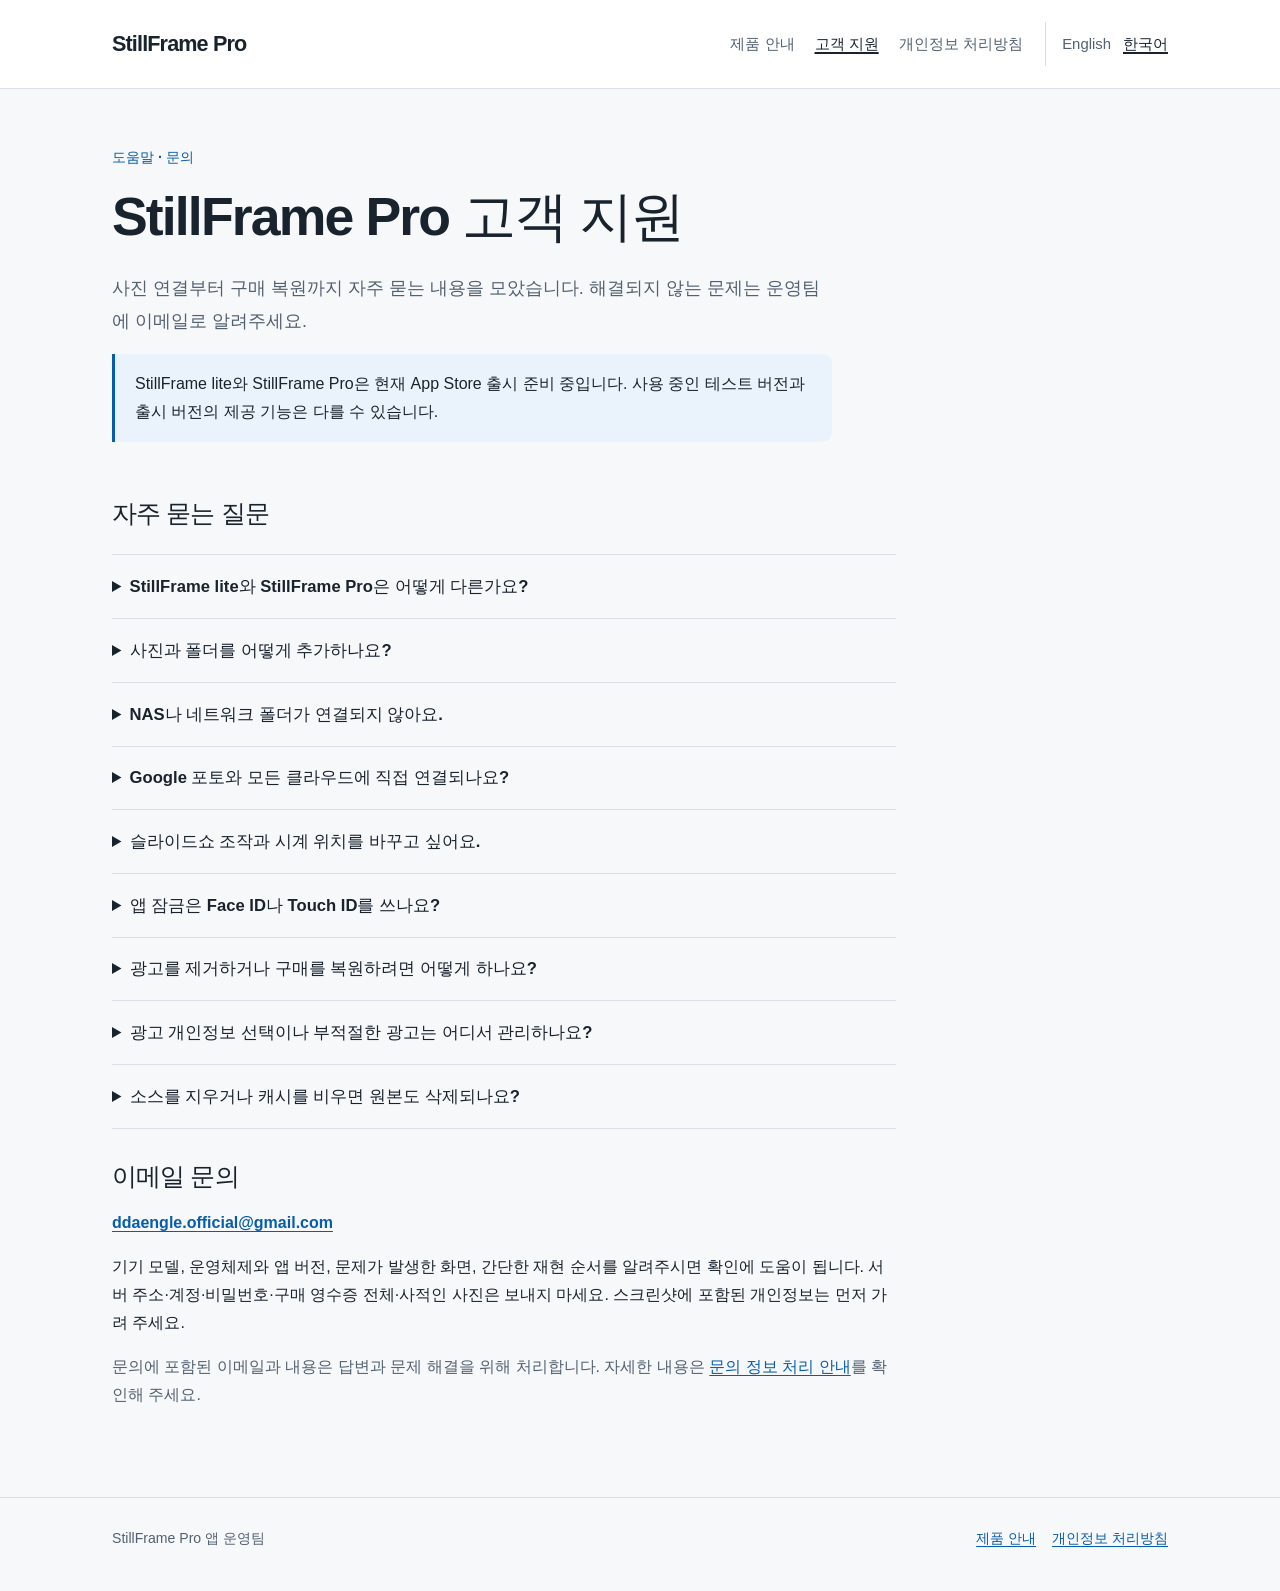
<file: ko/support.html>
<!doctype html>
<html lang="ko">
<head>
  <meta charset="utf-8">
  <meta name="viewport" content="width=device-width, initial-scale=1">
  <meta name="color-scheme" content="light dark">
  <meta name="description" content="StillFrame Pro과 StillFrame lite의 사진 연결, 슬라이드쇼, 앱 잠금, 광고 제거 및 구매 복원 도움말입니다.">
  <title>고객 지원 · StillFrame Pro</title>
  <link rel="canonical" href="https://ddaengle.github.io/myframe/ko/support.html">
  <link rel="alternate" hreflang="en" href="https://ddaengle.github.io/myframe/support.html">
  <link rel="alternate" hreflang="ko" href="https://ddaengle.github.io/myframe/ko/support.html">
  <link rel="alternate" hreflang="x-default" href="https://ddaengle.github.io/myframe/support.html">
  <link rel="stylesheet" href="../styles.css">
</head>
<body>
  <a class="skip-link" href="#main">본문으로 이동</a>
  <header class="site-header">
    <div class="wrap header-inner">
      <a class="wordmark" href="index.html" aria-label="StillFrame Pro 홈">StillFrame Pro</a>
      <div class="header-navigation">
        <nav aria-label="주 메뉴">
          <a href="index.html">제품 안내</a>
          <a href="support.html" aria-current="page">고객 지원</a>
          <a href="privacy.html">개인정보 처리방침</a>
        </nav>
        <nav class="language-nav" aria-label="언어">
          <a href="../support.html" lang="en" hreflang="en">English</a>
          <a href="support.html" lang="ko" hreflang="ko" aria-current="page">한국어</a>
        </nav>
      </div>
    </div>
  </header>
  <main id="main" class="wrap">
    <div class="hero">
      <p class="eyebrow">도움말 · 문의</p>
      <h1>StillFrame Pro 고객 지원</h1>
      <p class="lead">사진 연결부터 구매 복원까지 자주 묻는 내용을 모았습니다. 해결되지 않는 문제는 운영팀에 이메일로 알려주세요.</p>
      <p class="notice">StillFrame lite와 StillFrame Pro은 현재 App Store 출시 준비 중입니다. 사용 중인 테스트 버전과 출시 버전의 제공 기능은 다를 수 있습니다.</p>
    </div>

    <section class="article" aria-labelledby="faq-title">
      <h2 id="faq-title">자주 묻는 질문</h2>
      <div class="faq">
        <details>
          <summary>StillFrame lite와 StillFrame Pro은 어떻게 다른가요?</summary>
          <p>StillFrame lite는 iPhone·iPad용 무료 앱으로, 배너 광고와 일회성 광고 제거 인앱 구매를 제공합니다. StillFrame Pro은 Mac·Apple TV용으로 준비하는 광고 없는 별도 유료 다운로드 앱입니다.</p>
          <p>Lite의 광고 제거는 StillFrame Pro의 다운로드 구매와 공유되지 않습니다. 구매 전 앱 이름과 지원 기기를 확인해 주세요. 최종 판매 여부와 가격은 App Store에 표시되는 내용을 따릅니다.</p>
        </details>
        <details>
          <summary>사진과 폴더를 어떻게 추가하나요?</summary>
          <p>사진 소스 화면에서 소스를 추가하고, 해당 기기에서 제공하는 사진 앨범이나 폴더를 선택하세요. Apple 사진은 허용한 사진 범위만 표시됩니다. 설정 앱에서 사진 접근 권한을 확인할 수 있습니다.</p>
          <p>iCloud Drive 등 클라우드 폴더는 시스템 파일 선택기와 설치한 파일 공급자가 지원하는 범위에서 선택합니다. 온라인 전용 파일을 감상하려면 먼저 다운로드가 필요할 수 있습니다. 지원 소스와 파일 선택 기능은 기기에 따라 다릅니다.</p>
        </details>
        <details>
          <summary>NAS나 네트워크 폴더가 연결되지 않아요.</summary>
          <ol>
            <li>기기가 서버에 접근할 수 있는 네트워크에 연결되어 있는지 확인하세요. 로컬 네트워크 접근 권한과 서버 방화벽도 확인합니다.</li>
            <li>서버 주소·프로토콜·포트·공유 이름과 계정의 폴더 읽기 권한을 확인하세요.</li>
            <li>소스 추가·수정 화면의 연결 테스트를 실행하고 표시되는 원인을 확인하세요. 인증 실패는 계정·비밀번호·권한을, 무응답은 주소·포트·서버 상태를 먼저 확인합니다.</li>
            <li>SMB 서버가 앱에서 요구하는 암호화·서명을 지원하는지 확인하세요. 보안 설정을 변경하기 전 서버 관리자에게 문의해 주세요.</li>
          </ol>
          <p>자동 탐색은 현재 로컬 네트워크에서 자신을 알리는 서비스만 찾으므로 모든 NAS가 나타나지는 않습니다. 표시되지 않는 서버도 주소를 직접 입력할 수 있습니다. 같은 서버에서 다른 폴더를 추가할 때는 저장된 연결을 이용할 수 있습니다.</p>
          <p>직접 SMB·WebDAV 연결에는 Mac 중계가 필요하지 않습니다. SFTP와 Mac 로컬 폴더를 위한 중계는 선택적인 별도 연결 방식입니다.</p>
        </details>
        <details>
          <summary>Google 포토와 모든 클라우드에 직접 연결되나요?</summary>
          <p>현재 Google 포토 직접 연결은 제공하지 않습니다. 클라우드 폴더는 운영체제와 파일 공급자가 허용하는 범위에서 이용합니다. 모든 서비스가 모든 기기에서 같은 방식으로 연결되는 것은 아닙니다.</p>
        </details>
        <details>
          <summary>슬라이드쇼 조작과 시계 위치를 바꾸고 싶어요.</summary>
          <p>iPhone·iPad에서는 좌우로 쓸어 사진을 넘기고, 화면을 탭해 조작부를 표시하거나 숨길 수 있습니다. 아래로 쓸면 슬라이드쇼를 나갑니다. Apple TV에서는 시스템 포커스와 리모컨을 사용하며 뒤로 버튼으로 재생 화면을 나갈 수 있습니다.</p>
          <p>설정에서 전환 간격·효과·화면 맞춤과 정보 영역의 상단·하단 위치를 선택하세요. 시계와 사진 정보는 사진 밖 별도 영역에 표시하며, 정보 위치를 조금씩 옮기는 기능을 제공합니다. 디스플레이의 잔상·번인을 완전히 방지하는 기능은 아닙니다.</p>
        </details>
        <details>
          <summary>앱 잠금은 Face ID나 Touch ID를 쓰나요?</summary>
          <p>지원하는 iPhone·iPad·Mac에서는 Face ID, Touch ID 또는 운영체제에서 허용하는 기기 암호·Mac 로그인 암호를 사용합니다. Apple TV는 앱 PIN을 사용합니다. 인증 방식의 사용 가능 여부는 기기와 운영체제 설정에 따라 달라집니다.</p>
          <p>앱은 얼굴이나 지문 원본을 받지 않습니다. 앱 잠금은 사진 파일의 독립 암호화나 NAS의 계정·권한 관리를 대신하지 않습니다. PIN이나 기기 암호를 지원 이메일로 보내지 마세요.</p>
        </details>
        <details>
          <summary>광고를 제거하거나 구매를 복원하려면 어떻게 하나요?</summary>
          <p>StillFrame lite의 설정에서 광고 제거 상품과 Apple이 제공하는 현지 가격을 확인하고 구매할 수 있습니다. 구독이 아닌 일회성 구매입니다. 상품을 불러오지 못하면 인터넷 연결과 App Store 계정을 확인한 뒤 다시 시도하세요.</p>
          <p>이전에 구매했다면 같은 Apple 계정으로 App Store에 로그인하고 설정의 구매 복원을 사용하세요. 복원 자체는 새 구매를 청구하지 않습니다. 승인 대기 중인 구매는 승인 후 적용되며, 환불이나 구매 철회가 반영되면 광고가 다시 표시될 수 있습니다.</p>
          <p>결제·환불은 Apple이 처리합니다. <a href="https://reportaproblem.apple.com/">Apple의 구입 항목 및 환불 지원</a>에서 확인할 수 있습니다. 광고 제거 구매는 별도 유료 앱 StillFrame Pro을 제공하지 않습니다.</p>
        </details>
        <details>
          <summary>광고 개인정보 선택이나 부적절한 광고는 어디서 관리하나요?</summary>
          <p>StillFrame lite는 필요한 경우 Google의 동의 화면을 표시합니다. 선택을 다시 할 필요가 있는 지역·상태에서는 설정의 광고 개인정보 선택으로 들어갈 수 있습니다. 앱은 ATT 추적 허가를 요청하지 않으며 비개인화 광고를 요청합니다. 이것이 광고 SDK의 모든 데이터 수집이 없다는 뜻은 아닙니다.</p>
          <p>부적절한 광고는 광고 영역에서 제공하는 신고 진입을 이용하세요. 추가 문의가 필요하면 비밀 정보가 보이지 않도록 가린 화면과 발생 시각을 이메일로 보내주세요. <a href="privacy.html#advertising">광고 데이터 처리 안내</a>도 확인할 수 있습니다.</p>
        </details>
        <details>
          <summary>소스를 지우거나 캐시를 비우면 원본도 삭제되나요?</summary>
          <p>원본 사진은 삭제하지 않습니다. 캐시 비우기는 다시 내려받을 수 있는 감상용 캐시를 지웁니다. 소스 삭제는 해당 소스의 앱 내 색인과 연결 자격 증명을 제거하며 외부 원본은 유지합니다.</p>
          <p>사진 숨기기는 감상 목록에서 제외하는 기능으로, 원본이나 캐시의 즉시 물리 삭제가 아닙니다. 앱을 삭제하기 전에 필요 없는 소스를 먼저 제거하세요. 운영체제에 따라 Keychain 항목이 앱 삭제 후에도 남을 수 있습니다.</p>
        </details>
      </div>
    </section>

    <section class="section article contact" aria-labelledby="email-title">
      <h2 id="email-title">이메일 문의</h2>
      <p><a href="mailto:ddaengle.official@gmail.com">ddaengle.official@gmail.com</a></p>
      <p>기기 모델, 운영체제와 앱 버전, 문제가 발생한 화면, 간단한 재현 순서를 알려주시면 확인에 도움이 됩니다. 서버 주소·계정·비밀번호·구매 영수증 전체·사적인 사진은 보내지 마세요. 스크린샷에 포함된 개인정보는 먼저 가려 주세요.</p>
      <p class="muted">문의에 포함된 이메일과 내용은 답변과 문제 해결을 위해 처리합니다. 자세한 내용은 <a href="privacy.html#support">문의 정보 처리 안내</a>를 확인해 주세요.</p>
    </section>
  </main>
  <footer class="site-footer">
    <div class="wrap footer-inner">
      <span>StillFrame Pro 앱 운영팀</span>
      <div class="footer-links"><a href="index.html">제품 안내</a><a href="privacy.html">개인정보 처리방침</a></div>
    </div>
  </footer>
</body>
</html>
</file>
<file: styles.css>
:root {
  color-scheme: light dark;
  --background: #f7f8fa;
  --surface: #ffffff;
  --text: #19232e;
  --muted: #526171;
  --line: #d8dfe6;
  --accent: #075caf;
  --soft: #eaf3fc;
  --focus: #005fcc;
  font-family: -apple-system, BlinkMacSystemFont, "Apple SD Gothic Neo", "Noto Sans KR", sans-serif;
  font-synthesis: none;
}

* { box-sizing: border-box; }
html { scroll-padding-top: 1.5rem; }
body { margin: 0; background: var(--background); color: var(--text); line-height: 1.75; }
a { color: var(--accent); text-underline-offset: .2em; overflow-wrap: anywhere; }
a:hover { text-decoration-thickness: 2px; }
a:focus-visible, summary:focus-visible { outline: 3px solid var(--focus); outline-offset: 5px; border-radius: 3px; }
.skip-link { position: absolute; left: 1rem; top: -8rem; z-index: 1; padding: .75rem 1rem; background: var(--surface); }
.skip-link:focus { top: 1rem; }
.wrap { width: min(100% - 3rem, 66rem); margin-inline: auto; }
.site-header { border-bottom: 1px solid var(--line); background: var(--surface); }
.header-inner { min-height: 5.5rem; display: flex; justify-content: space-between; align-items: center; gap: 1rem; padding-block: 1rem; }
.header-navigation { display: flex; align-items: center; justify-content: flex-end; flex-wrap: wrap; gap: .3rem 1.4rem; }
.language-nav { border-left: 1px solid var(--line); padding-left: 1rem; gap: .75rem; }
.language-nav a { display: inline-flex; align-items: center; min-height: 44px; white-space: nowrap; }
.wordmark { color: var(--text); font-size: 1.35rem; font-weight: 750; letter-spacing: -.04em; text-decoration: none; }
nav { display: flex; flex-wrap: wrap; gap: .2rem 1.25rem; }
nav a { padding-block: .45rem; color: var(--muted); text-decoration: none; font-size: .93rem; }
nav a[aria-current="page"] { color: var(--text); text-decoration: underline; text-decoration-thickness: 2px; }
main { padding-block: 3.5rem 4.5rem; }
.hero { max-width: 45rem; padding-bottom: 2.5rem; }
.eyebrow { color: var(--accent); font-size: .9rem; font-weight: 650; margin: 0 0 .75rem; }
h1, h2, h3 { line-height: 1.3; letter-spacing: -.035em; overflow-wrap: anywhere; }
h1 { font-size: clamp(2rem, 5vw, 3.35rem); margin: 0 0 1.25rem; font-weight: 750; }
h2 { font-size: 1.55rem; margin: 0 0 1rem; }
h3 { font-size: 1.15rem; margin: 0 0 .6rem; }
p { margin: 0 0 1rem; }
.lead { color: var(--muted); font-size: 1.12rem; line-height: 1.85; }
.muted, .meta { color: var(--muted); }
.meta { font-size: .9rem; }
.notice { padding: 1rem 1.25rem; border-left: 3px solid var(--accent); background: var(--soft); border-radius: 0 .6rem .6rem 0; }
.listing-note { margin-top: 1.5rem; }
.section { margin-top: 3rem; }
.grid { display: grid; grid-template-columns: repeat(3, minmax(0, 1fr)); gap: 1rem; }
.editions { grid-template-columns: repeat(2, minmax(0, 1fr)); }
.card { background: var(--surface); border: 1px solid var(--line); border-radius: .9rem; padding: 1.5rem; }
.card p:last-child, .notice p:last-child { margin-bottom: 0; }
.tag { display: inline-block; font-size: .8rem; color: var(--accent); background: var(--soft); padding: .2rem .65rem; border-radius: 1rem; margin-bottom: .85rem; }
.contact { margin-top: 2rem; }
.contact a { font-weight: 650; }
.article { max-width: 49rem; }
.article > section { margin-top: 2.5rem; }
.article ul, .article ol { padding-left: 1.4rem; }
.article li { margin-block: .45rem; }
.toc { padding: 1.3rem 1.5rem; background: var(--surface); border: 1px solid var(--line); border-radius: .9rem; }
.toc h2 { font-size: 1.1rem; margin-bottom: .6rem; }
.toc ul { margin-block: 0; }
.faq { margin-top: 1.5rem; border-top: 1px solid var(--line); }
details { border-bottom: 1px solid var(--line); padding: 1.05rem 0; }
summary { cursor: pointer; font-size: 1.04rem; font-weight: 650; padding-right: .75rem; }
details[open] summary { margin-bottom: .9rem; }
details p, details ul, details ol { color: var(--muted); }
details p:last-child { margin-bottom: .2rem; }
.site-footer { border-top: 1px solid var(--line); color: var(--muted); font-size: .88rem; padding-block: 1.75rem 2.5rem; }
.footer-inner { display: flex; justify-content: space-between; gap: 1.25rem; flex-wrap: wrap; }
.footer-links { display: flex; gap: 1rem; flex-wrap: wrap; }

@media (prefers-color-scheme: dark) {
  :root {
    --background: #111820;
    --surface: #19232e;
    --text: #f0f4f8;
    --muted: #b8c5d3;
    --line: #3a4a5b;
    --accent: #8dc7ff;
    --soft: #20384f;
    --focus: #9bcfff;
  }
}

@media (max-width: 42rem) {
  .wrap { width: min(100% - 2rem, 66rem); }
  .header-inner { align-items: flex-start; flex-direction: column; gap: .25rem; padding-block: 1rem .7rem; }
  .header-navigation { justify-content: flex-start; gap: .1rem 1rem; }
  nav { gap: .1rem 1rem; }
  main { padding-block: 2.5rem 3.5rem; }
  .hero { padding-bottom: 1.5rem; }
  .grid, .editions { grid-template-columns: 1fr; }
  .card { padding: 1.25rem; }
  .section { margin-top: 2.5rem; }
  .lead { font-size: 1.04rem; }
}

@media (forced-colors: active) {
  .card, .toc, .notice { border: 1px solid CanvasText; }
  .tag { border: 1px solid CanvasText; }
}

@media print {
  :root { color-scheme: light; --background: #fff; --surface: #fff; --text: #000; --muted: #333; --line: #aaa; --accent: #000; --soft: #fff; }
  .wrap { width: 100%; }
  .skip-link, nav { display: none; }
  main { padding-block: 1rem; }
  .card, .toc { break-inside: avoid; }
}
</file>
